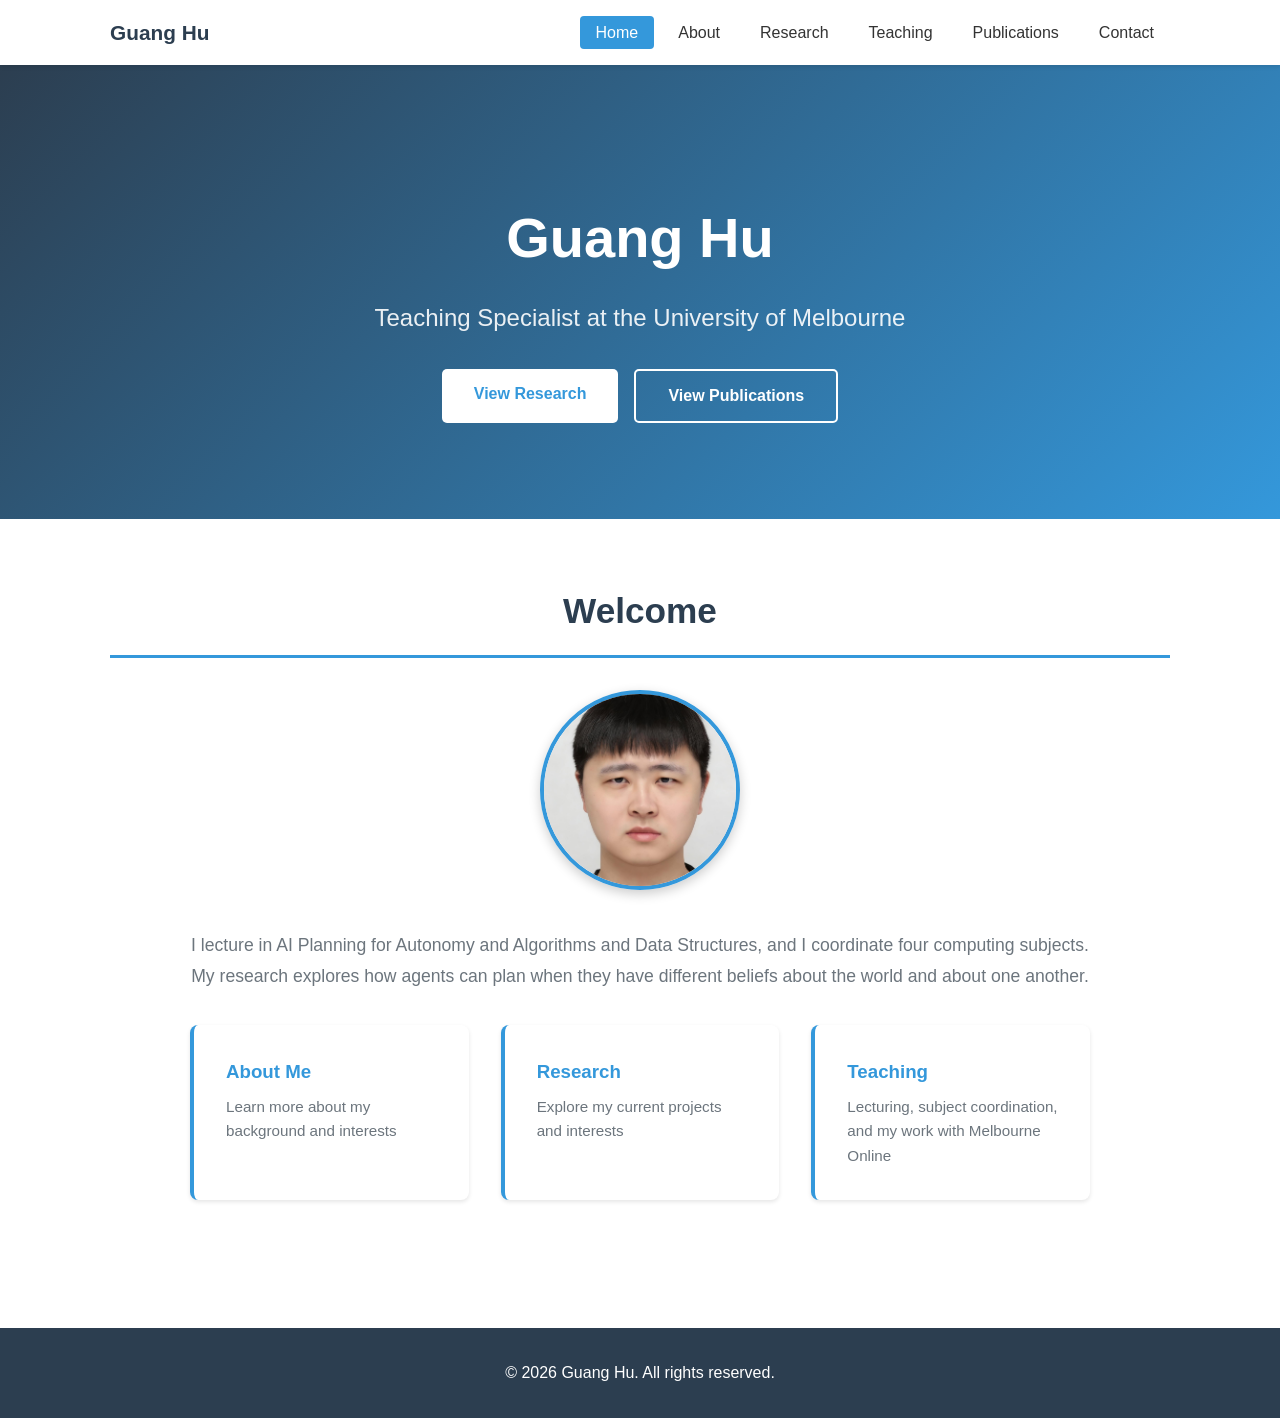
<file: index.html>
<!DOCTYPE html>
<html lang="en">
<head>
    <meta charset="UTF-8">
    <meta name="viewport" content="width=device-width, initial-scale=1.0">
    <title>Guang Hu | Teaching and AI Research</title>
    <link rel="stylesheet" href="styles.css">
</head>
<body>
    <nav>
        <div class="container">
            <div class="nav-brand">Guang Hu</div>
            <ul class="nav-links">
                <li><a href="index.html" class="active">Home</a></li>
                <li><a href="about.html">About</a></li>
                <li><a href="research.html">Research</a></li>
                <li><a href="teaching.html">Teaching</a></li>
                <li><a href="publications.html">Publications</a></li>
                <li><a href="contact.html">Contact</a></li>
            </ul>
        </div>
    </nav>

    <header class="hero">
        <div class="container">
            <h1>Guang Hu</h1>
            <p class="tagline">Teaching Specialist at the University of Melbourne</p>
            <div class="hero-buttons">
                <a href="research.html" class="btn btn-primary">View Research</a>
                <a href="publications.html" class="btn btn-secondary">View Publications</a>
            </div>
        </div>
    </header>

    <section class="section">
        <div class="container">
            <h2>Welcome</h2>
            <div class="welcome-content">
                <div class="profile-section">
                    <img src="peronsal_photo_200dpi.jpg" alt="Profile Photo" class="profile-photo">
                </div>
                <p>
                    I lecture in AI Planning for Autonomy and Algorithms and Data Structures, and I coordinate
                    four computing subjects. My research explores how agents can plan when they have different
                    beliefs about the world and about one another.
                </p>
                <div class="quick-links">
                    <a href="about.html" class="quick-link">
                        <h3>About Me</h3>
                        <p>Learn more about my background and interests</p>
                    </a>
                    <a href="research.html" class="quick-link">
                        <h3>Research</h3>
                        <p>Explore my current projects and interests</p>
                    </a>
                    <a href="teaching.html" class="quick-link">
                        <h3>Teaching</h3>
                        <p>Lecturing, subject coordination, and my work with Melbourne Online</p>
                    </a>
                </div>
            </div>
        </div>
    </section>

    <footer>
        <div class="container">
            <p>&copy; 2026 Guang Hu. All rights reserved.</p>
        </div>
    </footer>
</body>
</html>
</file>
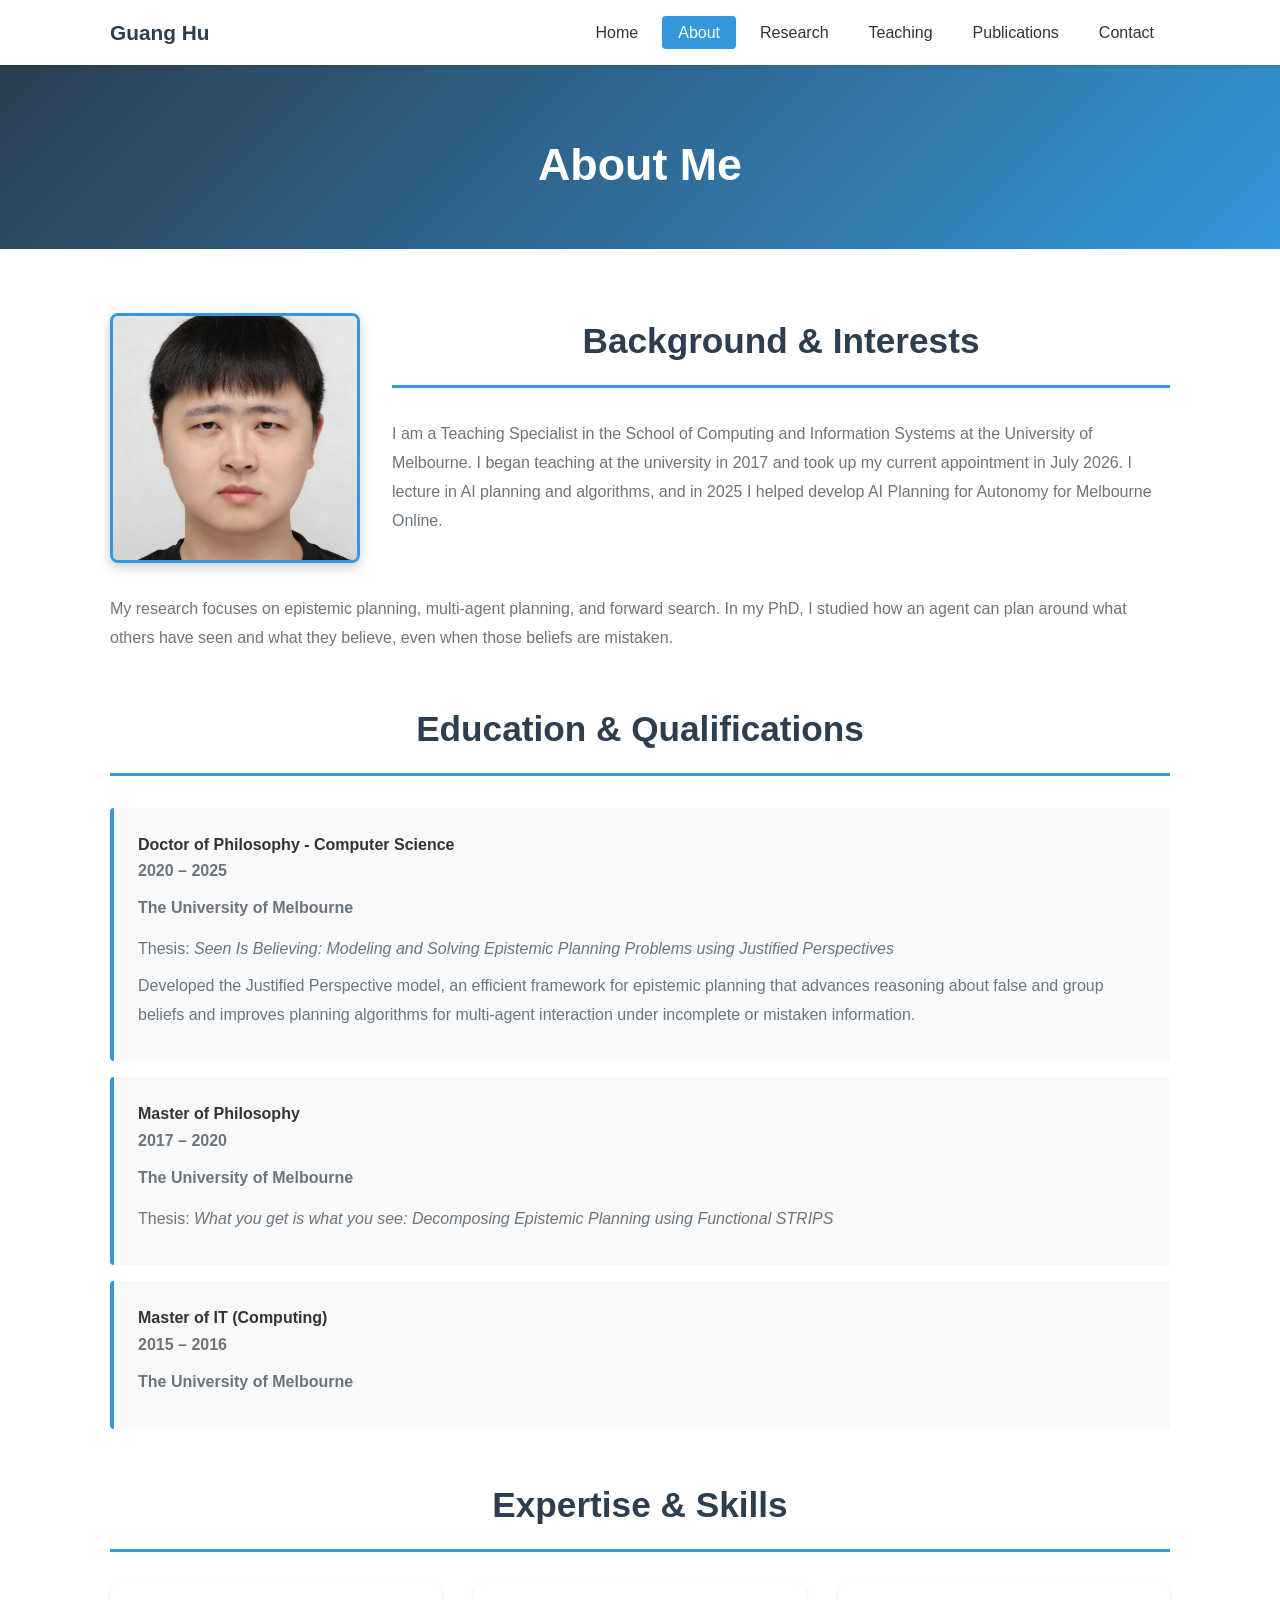
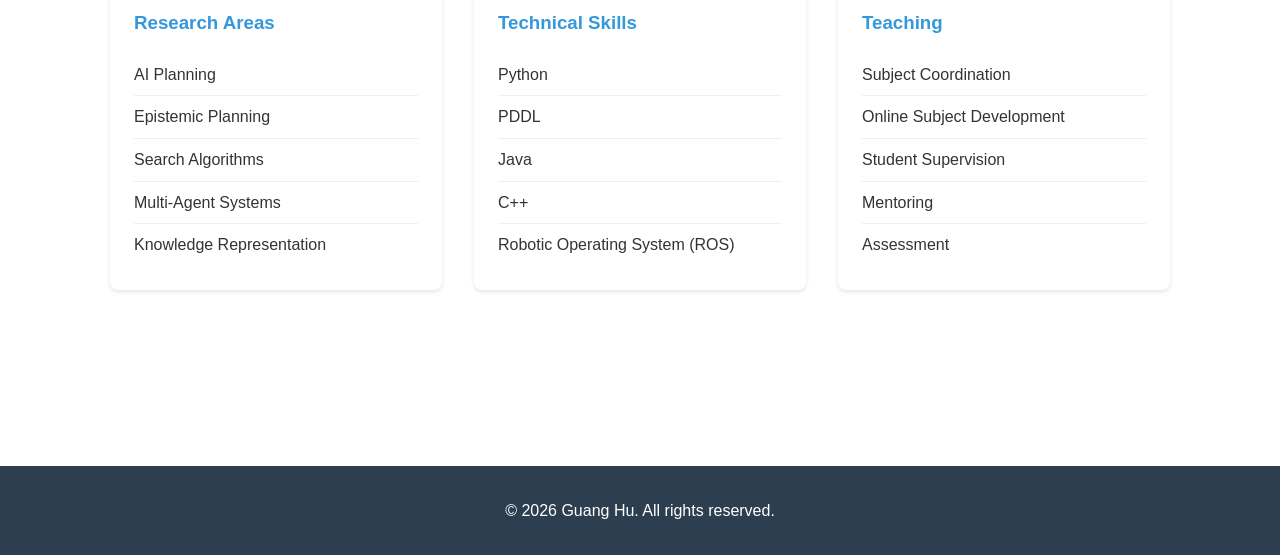
<file: about.html>
<!DOCTYPE html>
<html lang="en">
<head>
    <meta charset="UTF-8">
    <meta name="viewport" content="width=device-width, initial-scale=1.0">
    <title>About - Academic Portfolio</title>
    <link rel="stylesheet" href="styles.css">
</head>
<body>
    <nav>
        <div class="container">
            <div class="nav-brand">Guang Hu</div>
            <ul class="nav-links">
                <li><a href="index.html">Home</a></li>
                <li><a href="about.html" class="active">About</a></li>
                <li><a href="research.html">Research</a></li>
                <li><a href="teaching.html">Teaching</a></li>
                <li><a href="publications.html">Publications</a></li>
                <li><a href="contact.html">Contact</a></li>
            </ul>
        </div>
    </nav>

    <header class="page-header">
        <div class="container">
            <h1>About Me</h1>
        </div>
    </header>

    <section class="section">
        <div class="container">
            <div class="about-main">
                <div class="about-header">
                    <img src="peronsal_photo_200dpi.jpg" alt="Profile Photo" class="about-photo">
                    <div class="about-intro">
                        <h2>Background & Interests</h2>
                        <p>
                            I am a Teaching Specialist in the School of Computing and Information Systems at the
                            University of Melbourne. I began teaching at the university in 2017 and took up my
                            current appointment in July 2026. I lecture in AI planning and algorithms, and in
                            2025 I helped develop AI Planning for Autonomy for Melbourne Online.
                        </p>
                    </div>
                </div>
                <p>
                    My research focuses on epistemic planning, multi-agent planning, and forward search.
                    In my PhD, I studied how an agent can plan around what others have seen and what they
                    believe, even when those beliefs are mistaken.
                </p>
            </div>
            <div class="about-section">
                <h2>Education & Qualifications</h2>
                <div class="timeline">
                    <div class="timeline-item">
                        <h4>Doctor of Philosophy - Computer Science</h4>
                        <p class="timeline-date">2020 – 2025</p>
                        <p><strong>The University of Melbourne</strong></p>
                        <p class="thesis-title">Thesis: <em>Seen Is Believing: Modeling and Solving Epistemic Planning Problems using Justified Perspectives</em></p>
                        <p>Developed the Justified Perspective model, an efficient framework for epistemic planning that advances reasoning about false and group beliefs and improves planning algorithms for multi-agent interaction under incomplete or mistaken information.</p>
                    </div>
                    <div class="timeline-item">
                        <h4>Master of Philosophy</h4>
                        <p class="timeline-date">2017 – 2020</p>
                        <p><strong>The University of Melbourne</strong></p>
                        <p class="thesis-title">Thesis: <em>What you get is what you see: Decomposing Epistemic Planning using Functional STRIPS</em></p>
                    </div>
                    <div class="timeline-item">
                        <h4>Master of IT (Computing)</h4>
                        <p class="timeline-date">2015 – 2016</p>
                        <p><strong>The University of Melbourne</strong></p>
                    </div>
                </div>
            </div>

            <div class="about-section">
                <h2>Expertise & Skills</h2>
                <div class="skills-grid">
                    <div class="skill-category">
                        <h3>Research Areas</h3>
                        <ul>
                            <li>AI Planning</li>
                            <li>Epistemic Planning</li>
                            <li>Search Algorithms</li>
                            <li>Multi-Agent Systems</li>
                            <li>Knowledge Representation</li>
                        </ul>
                    </div>
                    <div class="skill-category">
                        <h3>Technical Skills</h3>
                        <ul>
                            <li>Python</li>
                            <li>PDDL</li>
                            <li>Java</li>
                            <li>C++</li>
                            <li>Robotic Operating System (ROS)</li>
                        </ul>
                    </div>
                    <div class="skill-category">
                        <h3>Teaching</h3>
                        <ul>
                            <li>Subject Coordination</li>
                            <li>Online Subject Development</li>
                            <li>Student Supervision</li>
                            <li>Mentoring</li>
                            <li>Assessment</li>
                        </ul>
                    </div>
                </div>
            </div>
        </div>
    </section>

    <footer>
        <div class="container">
            <p>&copy; 2026 Guang Hu. All rights reserved.</p>
        </div>
    </footer>
</body>
</html>
</file>
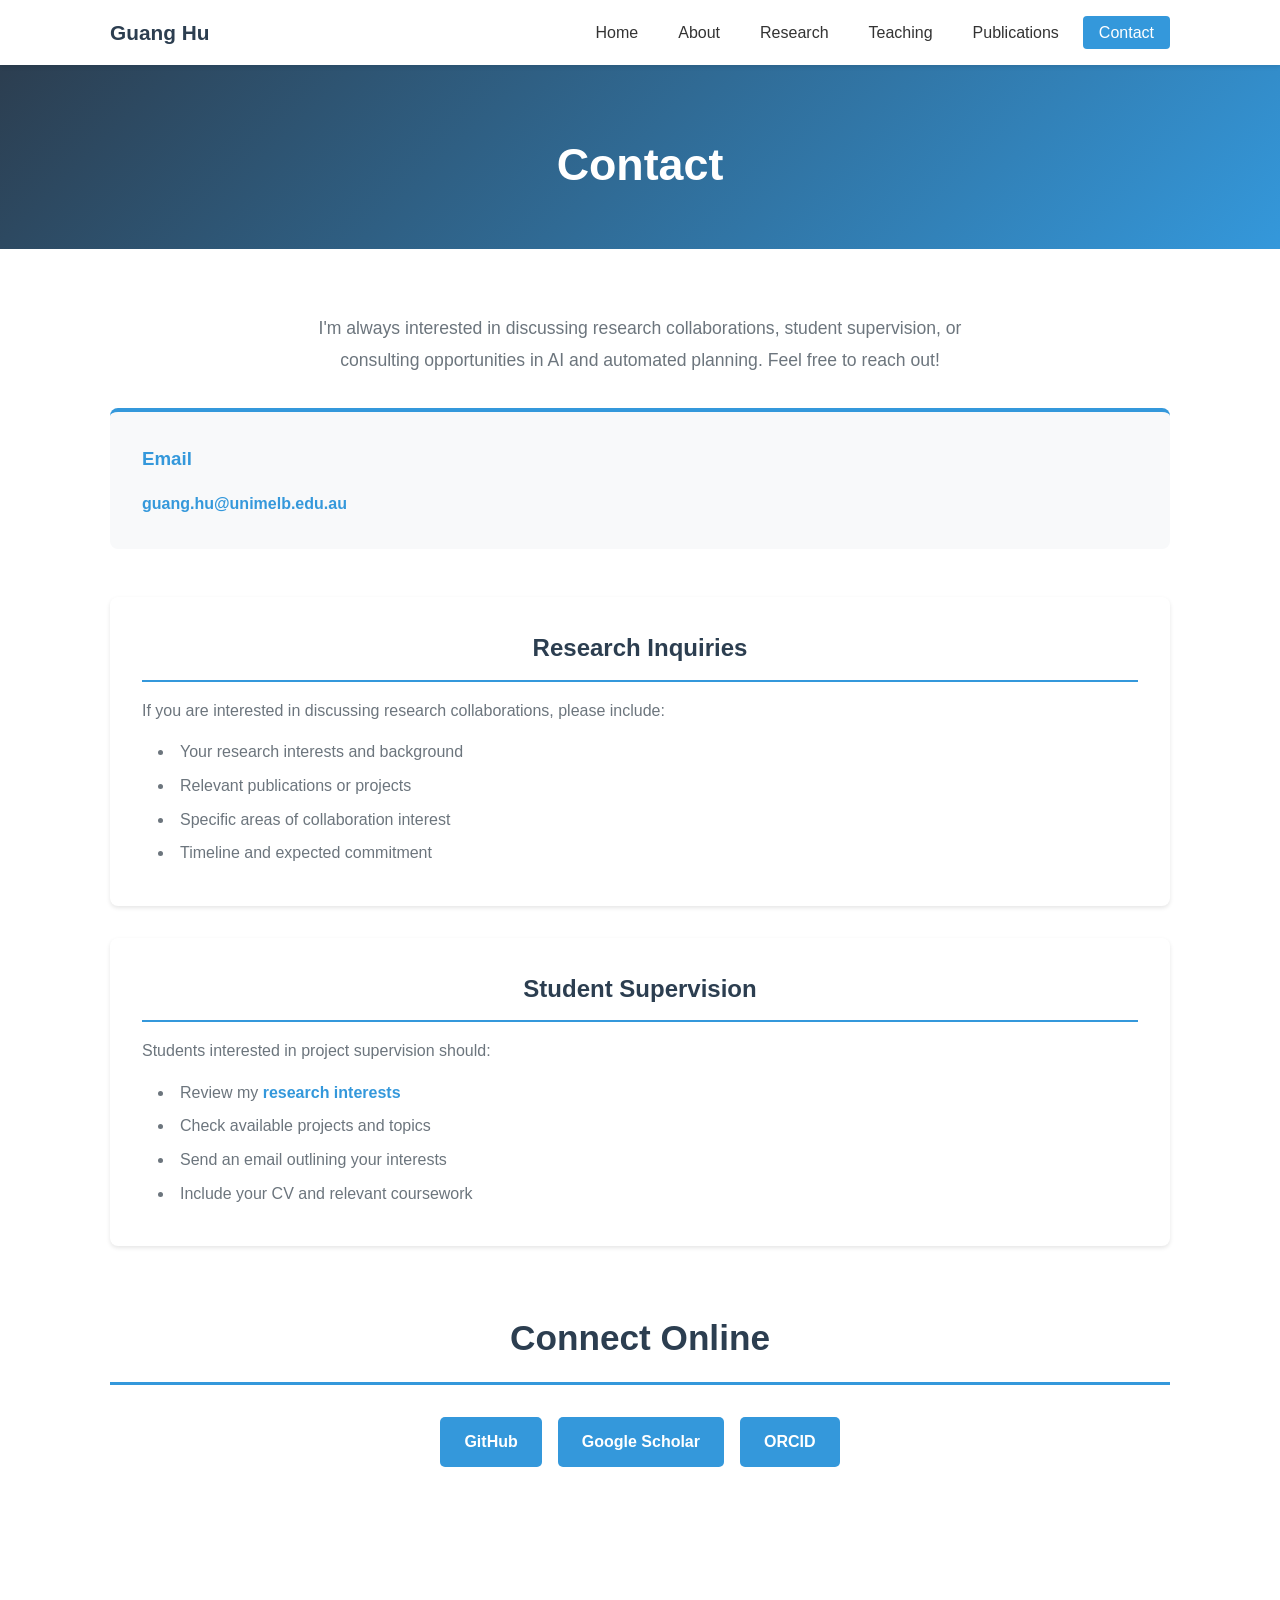
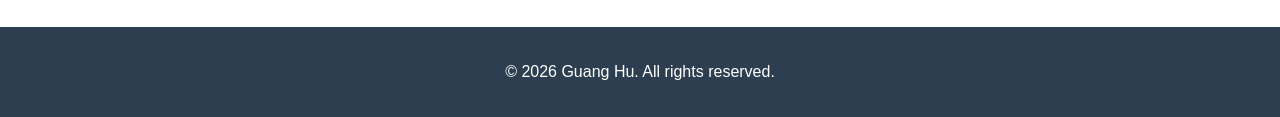
<file: contact.html>
<!DOCTYPE html>
<html lang="en">
<head>
    <meta charset="UTF-8">
    <meta name="viewport" content="width=device-width, initial-scale=1.0">
    <title>Contact - Academic Portfolio</title>
    <link rel="stylesheet" href="styles.css">
</head>
<body>
    <nav>
        <div class="container">
            <div class="nav-brand">Guang Hu</div>
            <ul class="nav-links">
                <li><a href="index.html">Home</a></li>
                <li><a href="about.html">About</a></li>
                <li><a href="research.html">Research</a></li>
                <li><a href="teaching.html">Teaching</a></li>
                <li><a href="publications.html">Publications</a></li>
                <li><a href="contact.html" class="active">Contact</a></li>
            </ul>
        </div>
    </nav>

    <header class="page-header">
        <div class="container">
            <h1>Contact</h1>
        </div>
    </header>

    <section class="section">
        <div class="container">
            <div class="contact-intro">
                <p>
                    I'm always interested in discussing research collaborations, student supervision, 
                    or consulting opportunities in AI and automated planning. Feel free to reach out!
                </p>
            </div>

            <div class="contact-info-grid">
                <div class="contact-block">
                    <h3>Email</h3>
                    <p>
                        <a href="mailto:guang.hu@unimelb.edu.au">guang.hu@unimelb.edu.au</a>
                    </p>
                </div>

                <!-- <div class="contact-block">
                    <h3>Office</h3>
                    <p>
                        Department of Computer Science<br>
                        [University Name]<br>
                        [Building Name] Room [Number]<br>
                        [City, Country]
                    </p>
                </div> -->

                <!-- <div class="contact-block">
                    <h3>Office Hours</h3>
                    <p>
                        By appointment<br>
                        <a href="mailto:your.email@university.edu">Email to schedule</a>
                    </p>
                </div>

                <div class="contact-block">
                    <h3>Phone</h3>
                    <p>
                        <a href="tel:+61234567890">+61 (2) 345-6789</a>
                    </p>
                </div> -->
            </div>

            <div class="contact-section">
                <h2>Research Inquiries</h2>
                <p>
                    If you are interested in discussing research collaborations, please include:
                </p>
                <ul>
                    <li>Your research interests and background</li>
                    <li>Relevant publications or projects</li>
                    <li>Specific areas of collaboration interest</li>
                    <li>Timeline and expected commitment</li>
                </ul>
            </div>

            <div class="contact-section">
                <h2>Student Supervision</h2>
                <p>
                    Students interested in project supervision should:
                </p>
                <ul>
                    <li>Review my <a href="research.html">research interests</a></li>
                    <li>Check available projects and topics</li>
                    <li>Send an email outlining your interests</li>
                    <li>Include your CV and relevant coursework</li>
                </ul>
            </div>

            <div class="contact-social">
                <h2>Connect Online</h2>
                <div class="social-links">
                    <a href="https://github.com/guanghuhappysf128" class="social-link" target="_blank">
                        <span>GitHub</span>
                    </a>
                    <a href="https://scholar.google.com.au/citations?hl=en&user=NSCfFecAAAAJ&view_op=list_works&gmla=ANZ5fUMRJw1qg8nE7Q8PwJ7t1I3wqzjVI2liRIhf1Y_9YCX-eMokYglEyoMASTSSyKqv-NsQp8VZ4YjMeGh6Ld-_Hbjkkgwge5hDHjRmr1t1uc3CQC3fFlsgG4A_rmC9oFTEPqFgTbRQ" class="social-link" target="_blank">
                        <span>Google Scholar</span>
                    </a>
                    <a href="https://orcid.org/0000-0003-3629-8040" class="social-link" target="_blank">
                        <span>ORCID</span>
                    </a>
                </div>
            </div>
        </div>
    </section>

    <footer>
        <div class="container">
            <p>&copy; 2026 Guang Hu. All rights reserved.</p>
        </div>
    </footer>
</body>
</html>
</file>
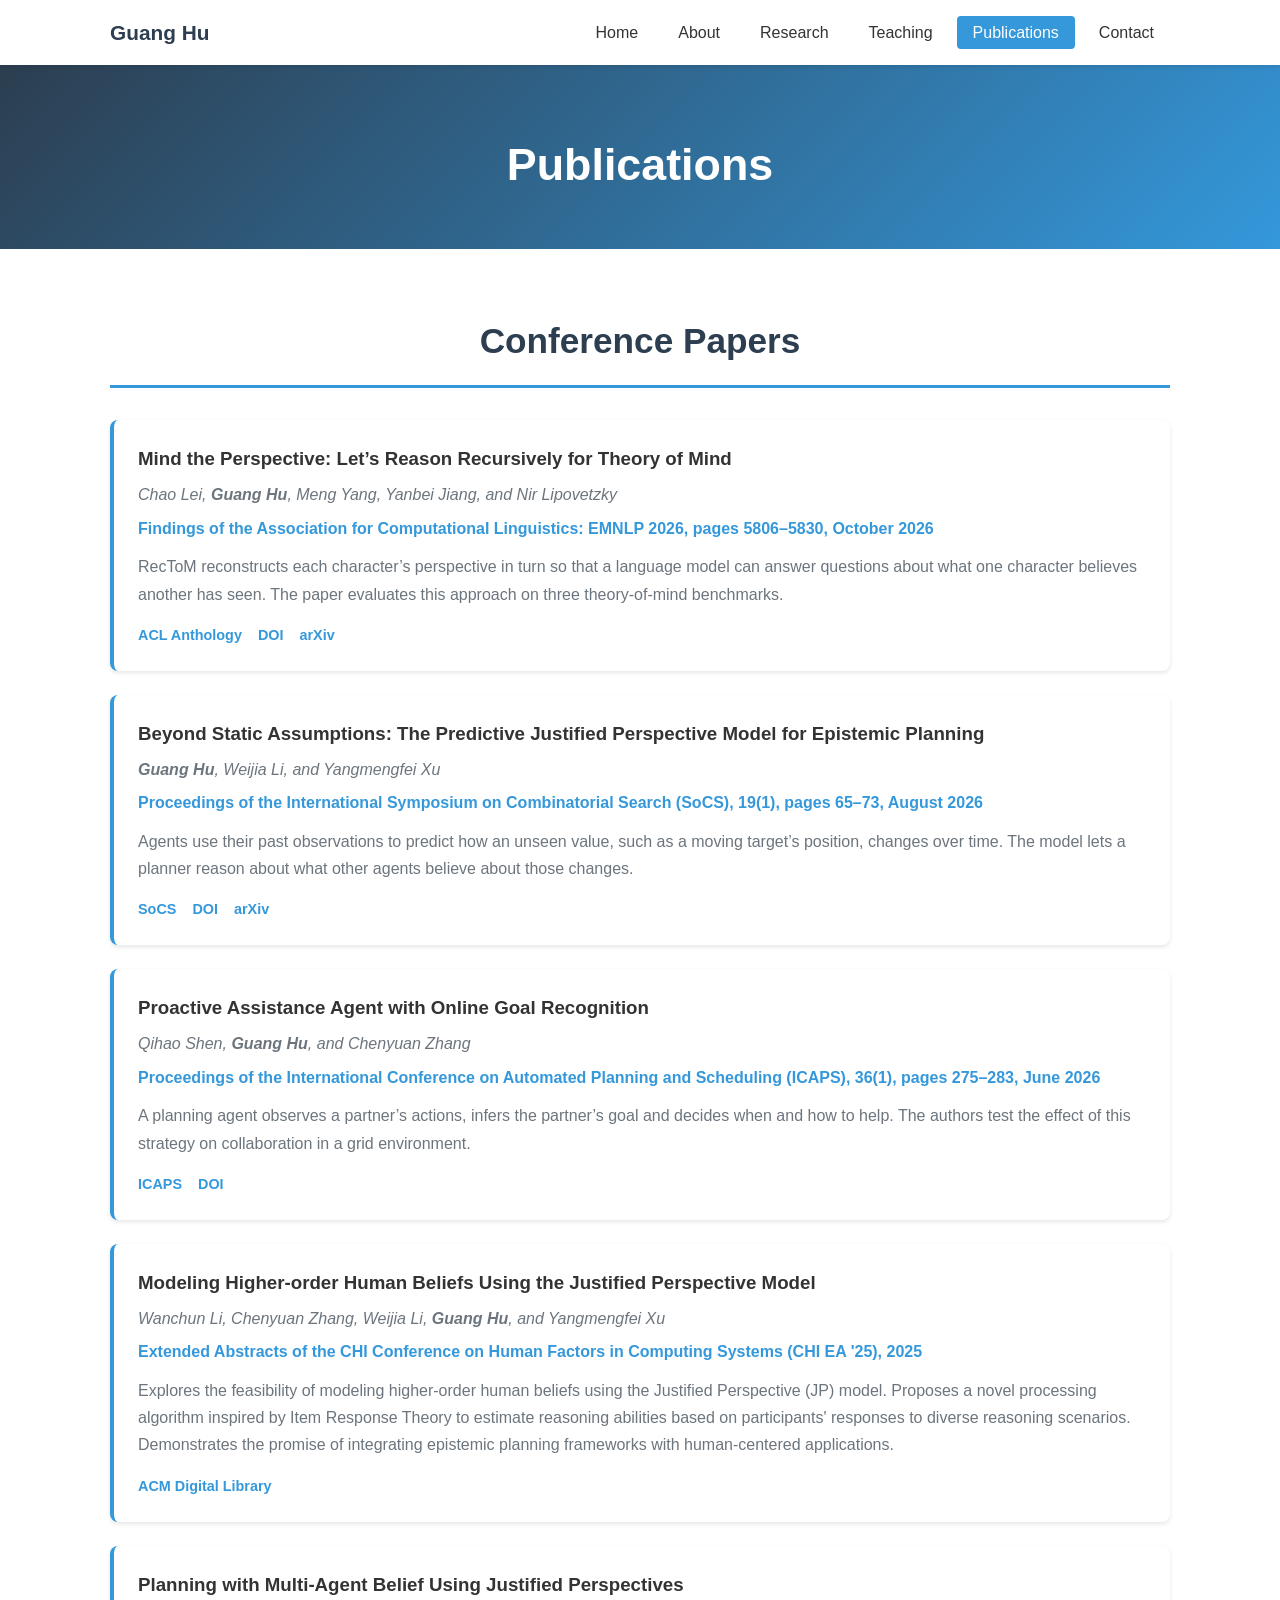
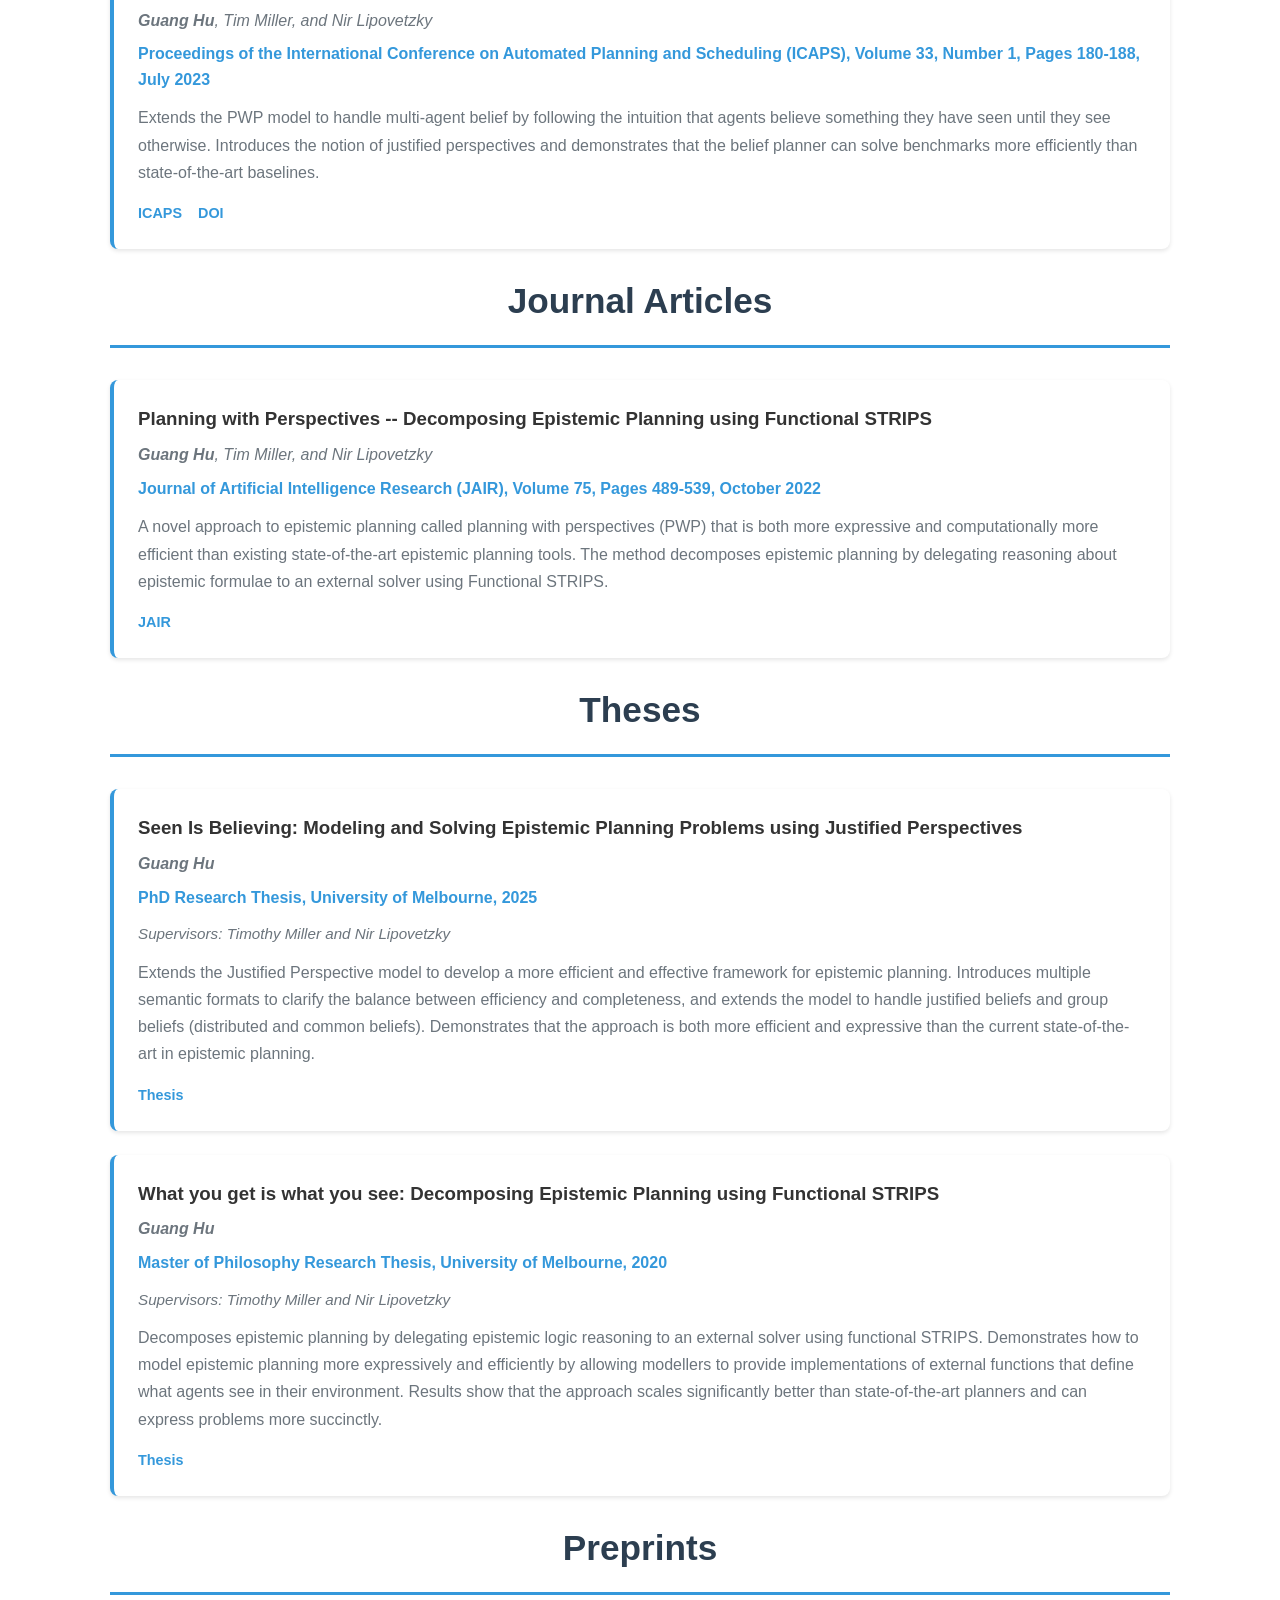
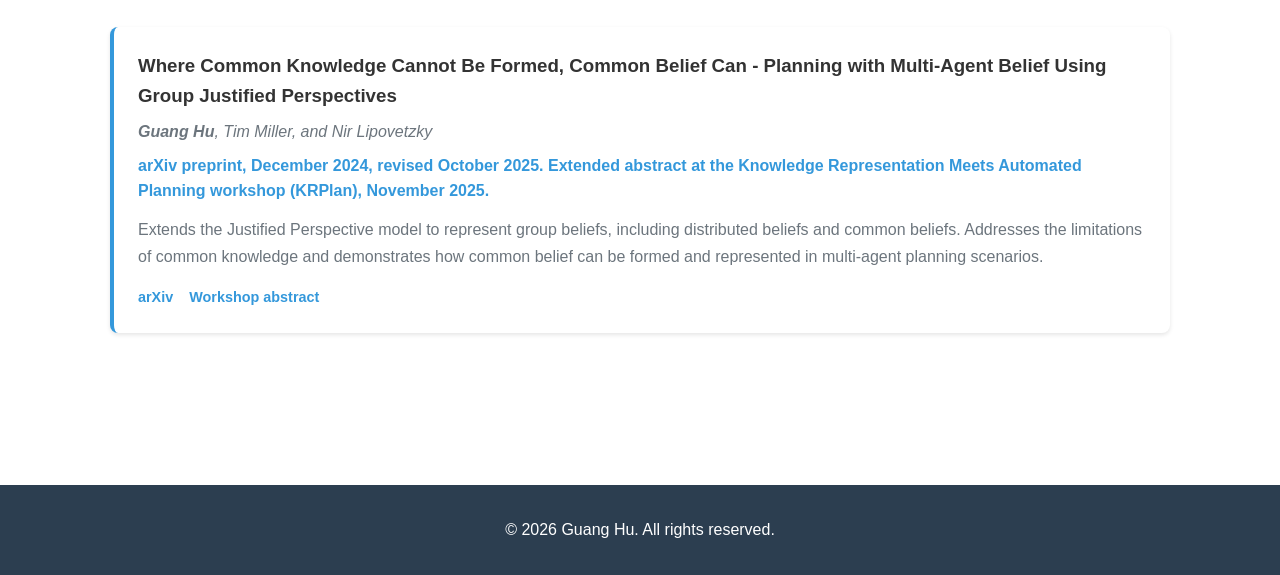
<file: publications.html>
<!DOCTYPE html>
<html lang="en">
<head>
    <meta charset="UTF-8">
    <meta name="viewport" content="width=device-width, initial-scale=1.0">
    <title>Publications - Academic Portfolio</title>
    <link rel="stylesheet" href="styles.css">
</head>
<body>
    <nav>
        <div class="container">
            <div class="nav-brand">Guang Hu</div>
            <ul class="nav-links">
                <li><a href="index.html">Home</a></li>
                <li><a href="about.html">About</a></li>
                <li><a href="research.html">Research</a></li>
                <li><a href="teaching.html">Teaching</a></li>
                <li><a href="publications.html" class="active">Publications</a></li>
                <li><a href="contact.html">Contact</a></li>
            </ul>
        </div>
    </nav>

    <header class="page-header">
        <div class="container">
            <h1>Publications</h1>
        </div>
    </header>

    <section class="section">
        <div class="container">
            <h2>Conference Papers</h2>
            <div class="publications-list">
                <div class="publication-item">
                    <h3>Mind the Perspective: Let’s Reason Recursively for Theory of Mind</h3>
                    <p class="authors">Chao Lei, <strong>Guang Hu</strong>, Meng Yang, Yanbei Jiang, and Nir Lipovetzky</p>
                    <p class="venue">Findings of the Association for Computational Linguistics: EMNLP 2026, pages 5806–5830, October 2026</p>
                    <p class="abstract">
                        RecToM reconstructs each character’s perspective in turn so that a language model can answer questions
                        about what one character believes another has seen. The paper evaluates this approach on three theory-of-mind benchmarks.
                    </p>
                    <div class="publication-links">
                        <a href="https://aclanthology.org/2026.findings-emnlp.276/" class="pub-link">ACL Anthology</a>
                        <a href="https://doi.org/10.18653/2026.findings-emnlp.276" class="pub-link">DOI</a>
                        <a href="https://arxiv.org/abs/2606.11724" class="pub-link">arXiv</a>
                    </div>
                </div>
                <div class="publication-item">
                    <h3>Beyond Static Assumptions: The Predictive Justified Perspective Model for Epistemic Planning</h3>
                    <p class="authors"><strong>Guang Hu</strong>, Weijia Li, and Yangmengfei Xu</p>
                    <p class="venue">Proceedings of the International Symposium on Combinatorial Search (SoCS), 19(1), pages 65–73, August 2026</p>
                    <p class="abstract">
                        Agents use their past observations to predict how an unseen value, such as a moving target’s position,
                        changes over time. The model lets a planner reason about what other agents believe about those changes.
                    </p>
                    <div class="publication-links">
                        <a href="https://ojs.aaai.org/index.php/SOCS/article/view/43074" class="pub-link">SoCS</a>
                        <a href="https://doi.org/10.1609/socs.v19i1.43074" class="pub-link">DOI</a>
                        <a href="https://doi.org/10.48550/arXiv.2412.07941" class="pub-link">arXiv</a>
                    </div>
                </div>
                <div class="publication-item">
                    <h3>Proactive Assistance Agent with Online Goal Recognition</h3>
                    <p class="authors">Qihao Shen, <strong>Guang Hu</strong>, and Chenyuan Zhang</p>
                    <p class="venue">Proceedings of the International Conference on Automated Planning and Scheduling (ICAPS), 36(1), pages 275–283, June 2026</p>
                    <p class="abstract">
                        A planning agent observes a partner’s actions, infers the partner’s goal and decides when and how to help.
                        The authors test the effect of this strategy on collaboration in a grid environment.
                    </p>
                    <div class="publication-links">
                        <a href="https://ojs.aaai.org/index.php/ICAPS/article/view/42837" class="pub-link">ICAPS</a>
                        <a href="https://doi.org/10.1609/icaps.v36i1.42837" class="pub-link">DOI</a>
                    </div>
                </div>
                <div class="publication-item">
                    <h3>Modeling Higher-order Human Beliefs Using the Justified Perspective Model</h3>
                    <p class="authors">Wanchun Li, Chenyuan Zhang, Weijia Li, <strong>Guang Hu</strong>, and Yangmengfei Xu</p>
                    <p class="venue">Extended Abstracts of the CHI Conference on Human Factors in Computing Systems (CHI EA '25), 2025</p>
                    <p class="abstract">
                        Explores the feasibility of modeling higher-order human beliefs using the Justified Perspective (JP) model. 
                        Proposes a novel processing algorithm inspired by Item Response Theory to estimate reasoning abilities based on 
                        participants' responses to diverse reasoning scenarios. Demonstrates the promise of integrating epistemic planning 
                        frameworks with human-centered applications.
                    </p>
                    <div class="publication-links">
                        <a href="https://doi.org/10.1145/3706599.3720223" class="pub-link">ACM Digital Library</a>
                    </div>
                </div>
                <div class="publication-item">
                    <h3>Planning with Multi-Agent Belief Using Justified Perspectives</h3>
                    <p class="authors"><strong>Guang Hu</strong>, Tim Miller, and Nir Lipovetzky</p>
                    <p class="venue">Proceedings of the International Conference on Automated Planning and Scheduling (ICAPS), Volume 33, Number 1, Pages 180-188, July 2023</p>
                    <p class="abstract">
                        Extends the PWP model to handle multi-agent belief by following the intuition that agents believe
                        something they have seen until they see otherwise. Introduces the notion of justified perspectives and
                        demonstrates that the belief planner can solve benchmarks more efficiently than state-of-the-art baselines.
                    </p>
                    <div class="publication-links">
                        <a href="https://ojs.aaai.org/index.php/ICAPS/article/view/27193" class="pub-link">ICAPS</a>
                        <a href="https://doi.org/10.1609/icaps.v33i1.27193" class="pub-link">DOI</a>
                    </div>
                </div>
            </div>

            <h2>Journal Articles</h2>
            <div class="publications-list">
                <div class="publication-item">
                    <h3>Planning with Perspectives -- Decomposing Epistemic Planning using Functional STRIPS</h3>
                    <p class="authors"><strong>Guang Hu</strong>, Tim Miller, and Nir Lipovetzky</p>
                    <p class="venue">Journal of Artificial Intelligence Research (JAIR), Volume 75, Pages 489-539, October 2022</p>
                    <p class="abstract">
                        A novel approach to epistemic planning called planning with perspectives (PWP) that is both more
                        expressive and computationally more efficient than existing state-of-the-art epistemic planning tools.
                        The method decomposes epistemic planning by delegating reasoning about epistemic formulae to an external
                        solver using Functional STRIPS.
                    </p>
                    <div class="publication-links">
                        <a href="https://doi.org/10.1613/jair.1.13446" class="pub-link">JAIR</a>
                    </div>
                </div>
            </div>
            <h2>Theses</h2>
            <div class="publications-list">
                <div class="publication-item">
                    <h3>Seen Is Believing: Modeling and Solving Epistemic Planning Problems using Justified Perspectives</h3>
                    <p class="authors"><strong>Guang Hu</strong></p>
                    <p class="venue">PhD Research Thesis, University of Melbourne, 2025</p>
                    <p class="thesis-supervisors">Supervisors: Timothy Miller and Nir Lipovetzky</p>
                    <p class="abstract">
                        Extends the Justified Perspective model to develop a more efficient and effective framework for epistemic planning. 
                        Introduces multiple semantic formats to clarify the balance between efficiency and completeness, and extends the 
                        model to handle justified beliefs and group beliefs (distributed and common beliefs). Demonstrates that the approach 
                        is both more efficient and expressive than the current state-of-the-art in epistemic planning.
                    </p>
                    <div class="publication-links">
                        <a href="https://minerva-access.unimelb.edu.au/items/75481393-8690-4ec6-a4ba-be7c8891f7e6" class="pub-link">Thesis</a>
                    </div>
                </div>

                <div class="publication-item">
                    <h3>What you get is what you see: Decomposing Epistemic Planning using Functional STRIPS</h3>
                    <p class="authors"><strong>Guang Hu</strong></p>
                    <p class="venue">Master of Philosophy Research Thesis, University of Melbourne, 2020</p>
                    <p class="thesis-supervisors">Supervisors: Timothy Miller and Nir Lipovetzky</p>
                    <p class="abstract">
                        Decomposes epistemic planning by delegating epistemic logic reasoning to an external solver using functional STRIPS. 
                        Demonstrates how to model epistemic planning more expressively and efficiently by allowing modellers to provide 
                        implementations of external functions that define what agents see in their environment. Results show that the approach 
                        scales significantly better than state-of-the-art planners and can express problems more succinctly.
                    </p>
                    <div class="publication-links">
                        <a href="http://hdl.handle.net/11343/235775" class="pub-link">Thesis</a>
                    </div>
                </div>
            </div>

            <h2>Preprints</h2>
            <div class="publications-list">
                <div class="publication-item">
                    <h3>Where Common Knowledge Cannot Be Formed, Common Belief Can - Planning with Multi-Agent Belief Using Group Justified Perspectives</h3>
                    <p class="authors"><strong>Guang Hu</strong>, Tim Miller, and Nir Lipovetzky</p>
                    <p class="venue">arXiv preprint, December 2024, revised October 2025. Extended abstract at the Knowledge Representation Meets Automated Planning workshop (KRPlan), November 2025.</p>
                    <p class="abstract">
                        Extends the Justified Perspective model to represent group beliefs, including distributed beliefs and common beliefs. 
                        Addresses the limitations of common knowledge and demonstrates how common belief can be formed and represented in multi-agent planning scenarios.
                    </p>
                    <div class="publication-links">
                        <a href="https://doi.org/10.48550/arXiv.2412.07981" class="pub-link">arXiv</a>
                        <a href="https://icaps25.icaps-conference.org/program/workshops/krplan-papers/hu-et-al-krplan25.pdf" class="pub-link">Workshop abstract</a>
                    </div>
                </div>
            </div>
        </div>
    </section>

    <footer>
        <div class="container">
            <p>&copy; 2026 Guang Hu. All rights reserved.</p>
        </div>
    </footer>
</body>
</html>
</file>
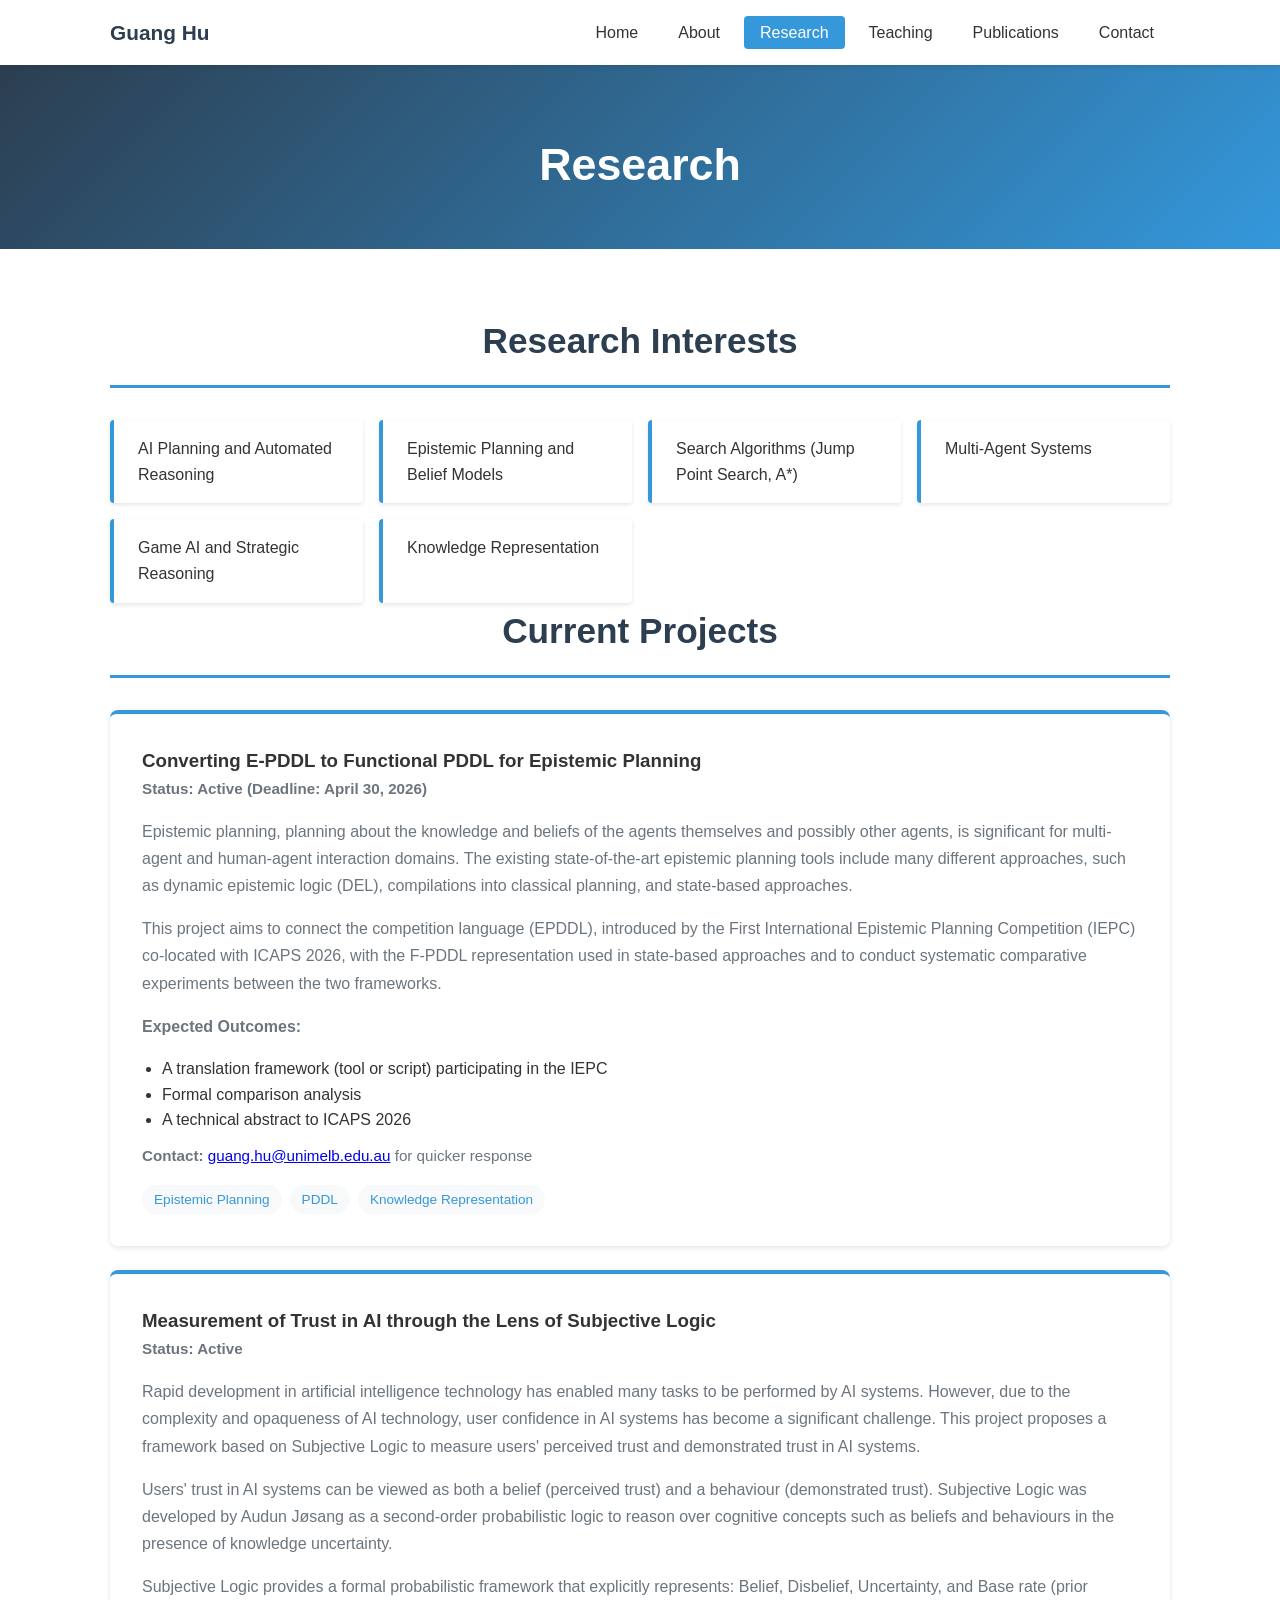
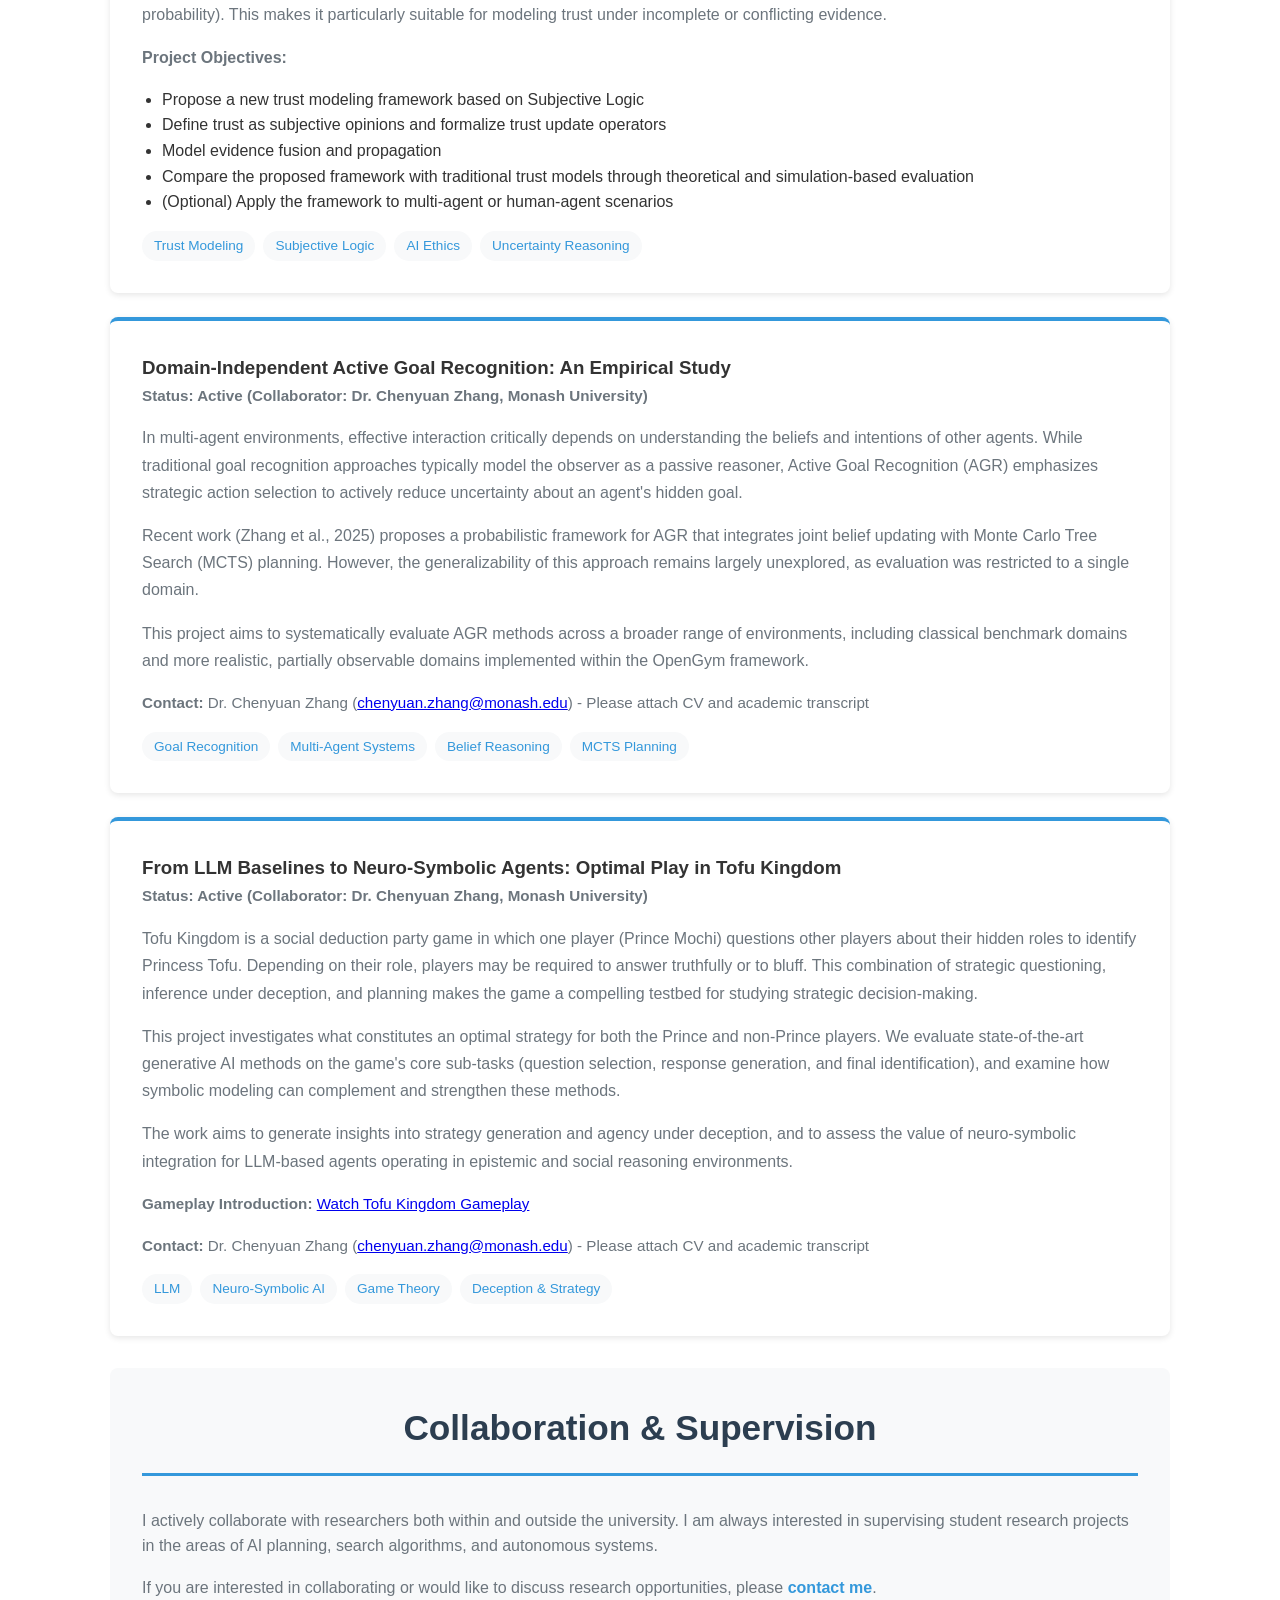
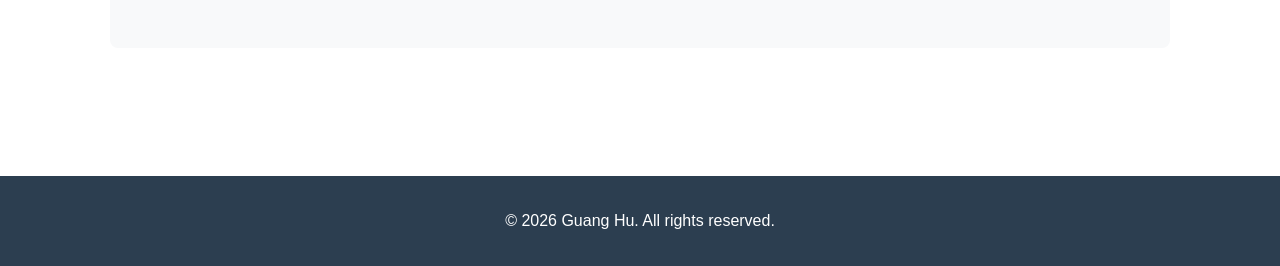
<file: research.html>
<!DOCTYPE html>
<html lang="en">
<head>
    <meta charset="UTF-8">
    <meta name="viewport" content="width=device-width, initial-scale=1.0">
    <title>Research - Academic Portfolio</title>
    <link rel="stylesheet" href="styles.css">
</head>
<body>
    <nav>
        <div class="container">
            <div class="nav-brand">Guang Hu</div>
            <ul class="nav-links">
                <li><a href="index.html">Home</a></li>
                <li><a href="about.html">About</a></li>
                <li><a href="research.html" class="active">Research</a></li>
                <li><a href="teaching.html">Teaching</a></li>
                <li><a href="publications.html">Publications</a></li>
                <li><a href="contact.html">Contact</a></li>
            </ul>
        </div>
    </nav>

    <header class="page-header">
        <div class="container">
            <h1>Research</h1>
        </div>
    </header>

    <section class="section">
        <div class="container">
            <div class="research-interests">
                <h2>Research Interests</h2>
                <ul class="interest-list">
                    <li>AI Planning and Automated Reasoning</li>
                    <li>Epistemic Planning and Belief Models</li>
                    <li>Search Algorithms (Jump Point Search, A*)</li>
                    <li>Multi-Agent Systems</li>
                    <li>Game AI and Strategic Reasoning</li>
                    <li>Knowledge Representation</li>
                </ul>
            </div>

            <div class="research-projects">
                <h2>Current Projects</h2>
                <div class="project-list">
                    <div class="project-card">
                        <h3>Converting E-PDDL to Functional PDDL for Epistemic Planning</h3>
                        <p class="project-status">Status: Active (Deadline: April 30, 2026)</p>
                        <p>
                            Epistemic planning, planning about the knowledge and beliefs of the agents themselves and possibly other agents, is significant for multi-agent and human-agent interaction domains. The existing state-of-the-art epistemic planning tools include many different approaches, such as dynamic epistemic logic (DEL), compilations into classical planning, and state-based approaches.
                        </p>
                        <p>
                            This project aims to connect the competition language (EPDDL), introduced by the First International Epistemic Planning Competition (IEPC) co-located with ICAPS 2026, with the F-PDDL representation used in state-based approaches and to conduct systematic comparative experiments between the two frameworks.
                        </p>
                        <p><strong>Expected Outcomes:</strong></p>
                        <ul style="margin: 10px 0; padding-left: 20px;">
                            <li>A translation framework (tool or script) participating in the IEPC</li>
                            <li>Formal comparison analysis</li>
                            <li>A technical abstract to ICAPS 2026</li>
                        </ul>
                        <p style="margin-top: 10px; font-size: 0.95rem;">
                            <strong>Contact:</strong> <a href="mailto:guang.hu@unimelb.edu.au">guang.hu@unimelb.edu.au</a> for quicker response
                        </p>
                        <div class="project-keywords">
                            <span>Epistemic Planning</span>
                            <span>PDDL</span>
                            <span>Knowledge Representation</span>
                        </div>
                    </div>

                    <div class="project-card">
                        <h3>Measurement of Trust in AI through the Lens of Subjective Logic</h3>
                        <p class="project-status">Status: Active</p>
                        <p>
                            Rapid development in artificial intelligence technology has enabled many tasks to be performed by AI systems. However, due to the complexity and opaqueness of AI technology, user confidence in AI systems has become a significant challenge. This project proposes a framework based on Subjective Logic to measure users' perceived trust and demonstrated trust in AI systems.
                        </p>
                        <p>
                            Users' trust in AI systems can be viewed as both a belief (perceived trust) and a behaviour (demonstrated trust). Subjective Logic was developed by Audun Jøsang as a second-order probabilistic logic to reason over cognitive concepts such as beliefs and behaviours in the presence of knowledge uncertainty.
                        </p>
                        <p>
                            Subjective Logic provides a formal probabilistic framework that explicitly represents: Belief, Disbelief, Uncertainty, and Base rate (prior probability). This makes it particularly suitable for modeling trust under incomplete or conflicting evidence.
                        </p>
                        <p><strong>Project Objectives:</strong></p>
                        <ul style="margin: 10px 0; padding-left: 20px;">
                            <li>Propose a new trust modeling framework based on Subjective Logic</li>
                            <li>Define trust as subjective opinions and formalize trust update operators</li>
                            <li>Model evidence fusion and propagation</li>
                            <li>Compare the proposed framework with traditional trust models through theoretical and simulation-based evaluation</li>
                            <li>(Optional) Apply the framework to multi-agent or human-agent scenarios</li>
                        </ul>
                        <div class="project-keywords">
                            <span>Trust Modeling</span>
                            <span>Subjective Logic</span>
                            <span>AI Ethics</span>
                            <span>Uncertainty Reasoning</span>
                        </div>
                    </div>

                    <div class="project-card">
                        <h3>Domain-Independent Active Goal Recognition: An Empirical Study</h3>
                        <p class="project-status">Status: Active (Collaborator: Dr. Chenyuan Zhang, Monash University)</p>
                        <p>
                            In multi-agent environments, effective interaction critically depends on understanding the beliefs and intentions of other agents. While traditional goal recognition approaches typically model the observer as a passive reasoner, Active Goal Recognition (AGR) emphasizes strategic action selection to actively reduce uncertainty about an agent's hidden goal.
                        </p>
                        <p>
                            Recent work (Zhang et al., 2025) proposes a probabilistic framework for AGR that integrates joint belief updating with Monte Carlo Tree Search (MCTS) planning. However, the generalizability of this approach remains largely unexplored, as evaluation was restricted to a single domain.
                        </p>
                        <p>
                            This project aims to systematically evaluate AGR methods across a broader range of environments, including classical benchmark domains and more realistic, partially observable domains implemented within the OpenGym framework.
                        </p>
                        <p style="margin-top: 10px; font-size: 0.95rem;">
                            <strong>Contact:</strong> Dr. Chenyuan Zhang (<a href="mailto:chenyuan.zhang@monash.edu">chenyuan.zhang@monash.edu</a>) - Please attach CV and academic transcript
                        </p>
                        <div class="project-keywords">
                            <span>Goal Recognition</span>
                            <span>Multi-Agent Systems</span>
                            <span>Belief Reasoning</span>
                            <span>MCTS Planning</span>
                        </div>
                    </div>

                    <div class="project-card">
                        <h3>From LLM Baselines to Neuro-Symbolic Agents: Optimal Play in Tofu Kingdom</h3>
                        <p class="project-status">Status: Active (Collaborator: Dr. Chenyuan Zhang, Monash University)</p>
                        <p>
                            Tofu Kingdom is a social deduction party game in which one player (Prince Mochi) questions other players about their hidden roles to identify Princess Tofu. Depending on their role, players may be required to answer truthfully or to bluff. This combination of strategic questioning, inference under deception, and planning makes the game a compelling testbed for studying strategic decision-making.
                        </p>
                        <p>
                            This project investigates what constitutes an optimal strategy for both the Prince and non-Prince players. We evaluate state-of-the-art generative AI methods on the game's core sub-tasks (question selection, response generation, and final identification), and examine how symbolic modeling can complement and strengthen these methods.
                        </p>
                        <p>
                            The work aims to generate insights into strategy generation and agency under deception, and to assess the value of neuro-symbolic integration for LLM-based agents operating in epistemic and social reasoning environments.
                        </p>
                        <p style="margin-top: 10px; font-size: 0.95rem;">
                            <strong>Gameplay Introduction:</strong> <a href="https://www.youtube.com/watch?v=ZB35ghGXoM8" target="_blank">Watch Tofu Kingdom Gameplay</a>
                        </p>
                        <p style="margin-top: 10px; font-size: 0.95rem;">
                            <strong>Contact:</strong> Dr. Chenyuan Zhang (<a href="mailto:chenyuan.zhang@monash.edu">chenyuan.zhang@monash.edu</a>) - Please attach CV and academic transcript
                        </p>
                        <div class="project-keywords">
                            <span>LLM</span>
                            <span>Neuro-Symbolic AI</span>
                            <span>Game Theory</span>
                            <span>Deception & Strategy</span>
                        </div>
                    </div>
                </div>
            </div>

            <div class="research-collaboration">
                <h2>Collaboration & Supervision</h2>
                <p>
                    I actively collaborate with researchers both within and outside the university. 
                    I am always interested in supervising student research projects in the areas of 
                    AI planning, search algorithms, and autonomous systems.
                </p>
                <p>
                    If you are interested in collaborating or would like to discuss research opportunities, 
                    please <a href="contact.html">contact me</a>.
                </p>
            </div>
        </div>
    </section>

    <footer>
        <div class="container">
            <p>&copy; 2026 Guang Hu. All rights reserved.</p>
        </div>
    </footer>
</body>
</html>
</file>
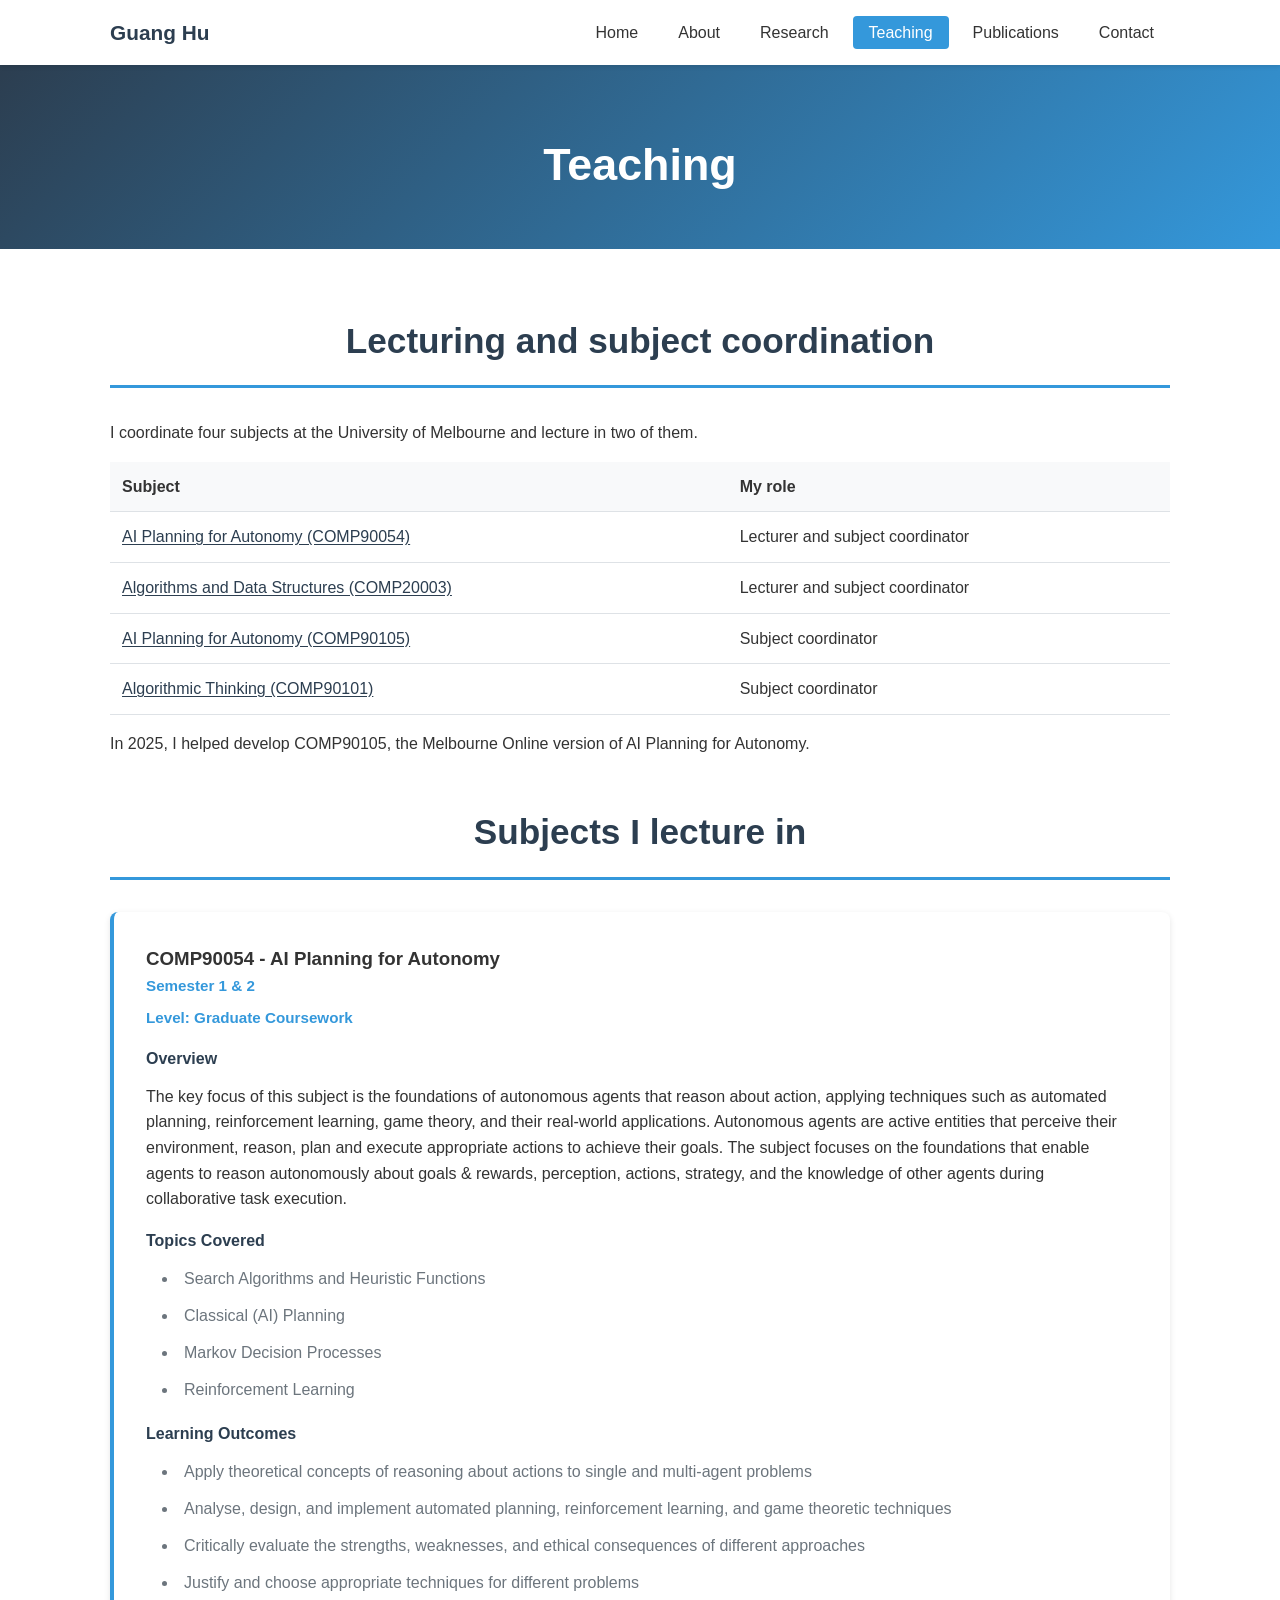
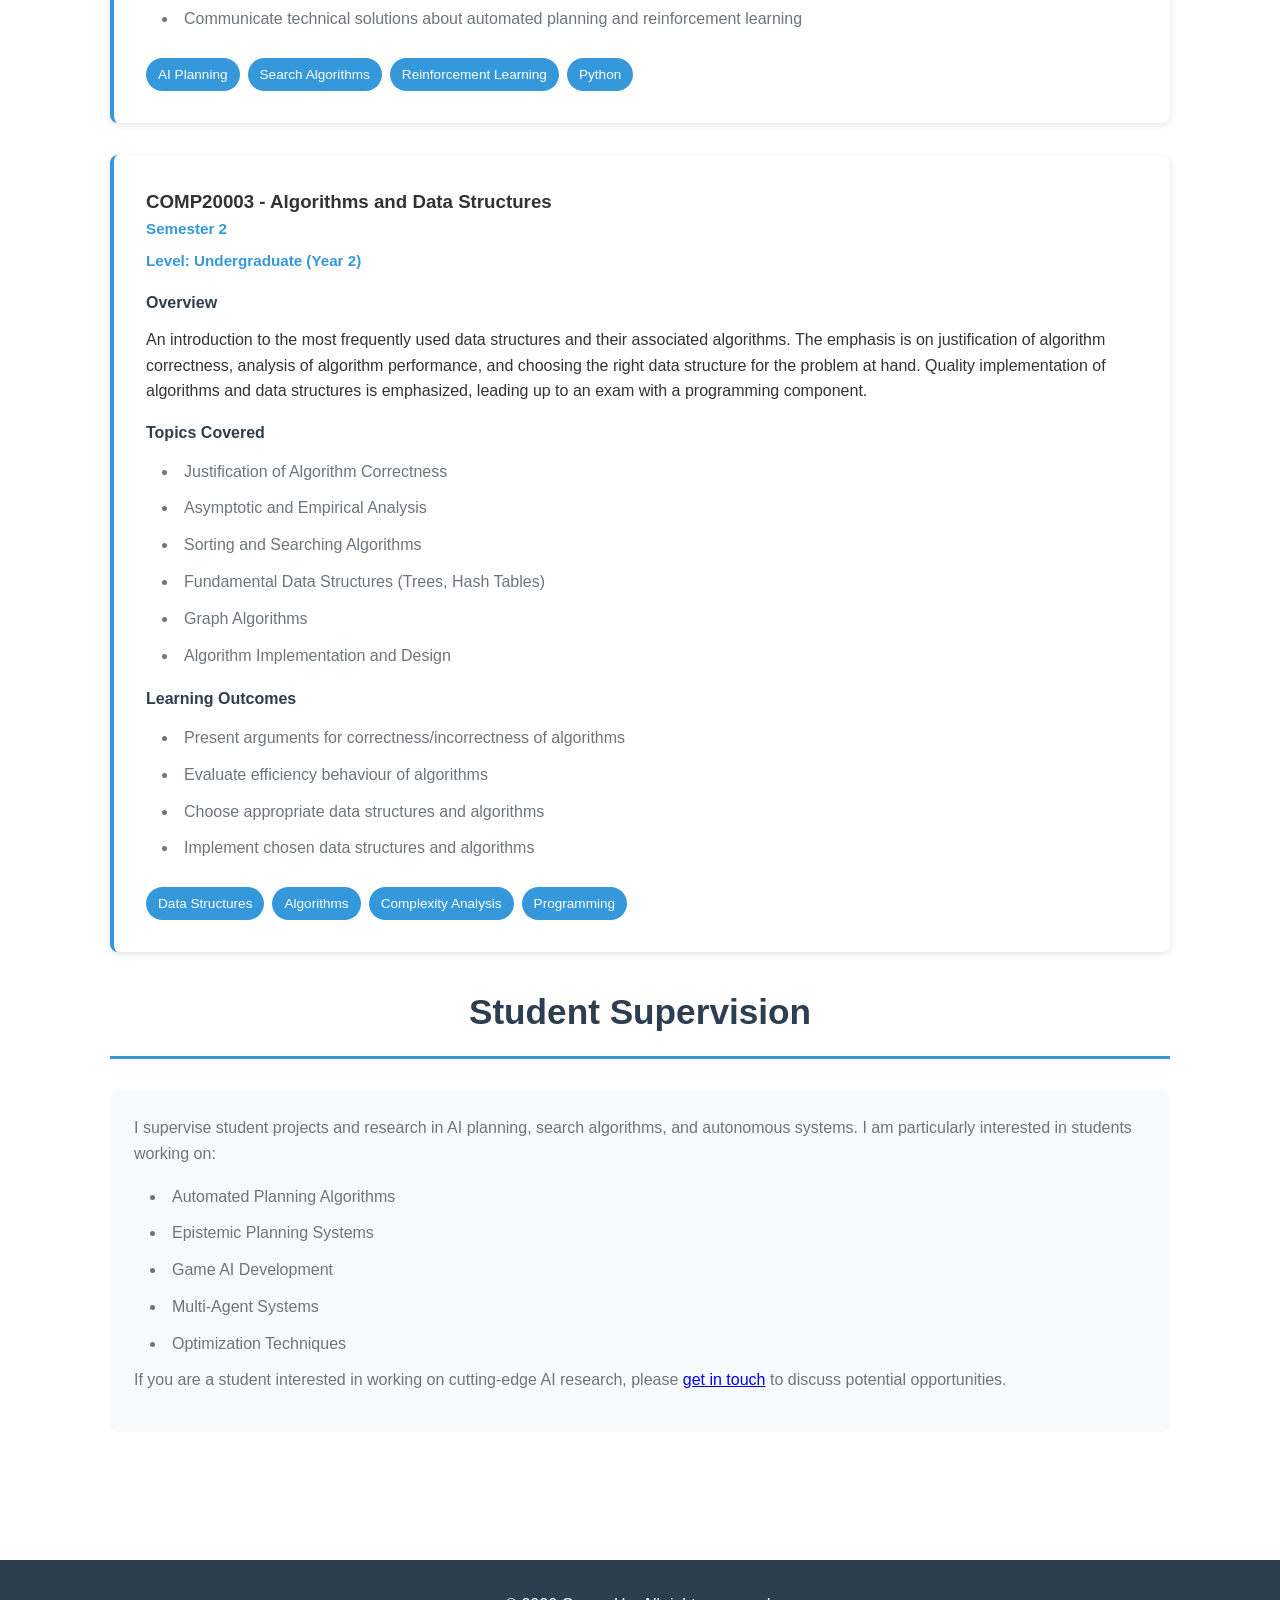
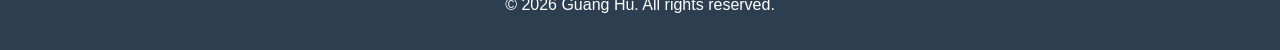
<file: teaching.html>
<!DOCTYPE html>
<html lang="en">
<head>
    <meta charset="UTF-8">
    <meta name="viewport" content="width=device-width, initial-scale=1.0">
    <title>Teaching - Academic Portfolio</title>
    <link rel="stylesheet" href="styles.css">
</head>
<body>
    <nav>
        <div class="container">
            <div class="nav-brand">Guang Hu</div>
            <ul class="nav-links">
                <li><a href="index.html">Home</a></li>
                <li><a href="about.html">About</a></li>
                <li><a href="research.html">Research</a></li>
                <li><a href="teaching.html" class="active">Teaching</a></li>
                <li><a href="publications.html">Publications</a></li>
                <li><a href="contact.html">Contact</a></li>
            </ul>
        </div>
    </nav>

    <header class="page-header">
        <div class="container">
            <h1>Teaching</h1>
        </div>
    </header>

    <section class="section">
        <div class="container">
            <h2>Lecturing and subject coordination</h2>
            <p>I coordinate four subjects at the University of Melbourne and lecture in two of them.</p>
            <table class="teaching-roles">
                <thead>
                    <tr><th scope="col">Subject</th><th scope="col">My role</th></tr>
                </thead>
                <tbody>
                    <tr>
                        <td><a href="https://handbook.unimelb.edu.au/2026/subjects/comp90054">AI Planning for Autonomy (COMP90054)</a></td>
                        <td>Lecturer and subject coordinator</td>
                    </tr>
                    <tr>
                        <td><a href="https://handbook.unimelb.edu.au/2026/subjects/comp20003">Algorithms and Data Structures (COMP20003)</a></td>
                        <td>Lecturer and subject coordinator</td>
                    </tr>
                    <tr>
                        <td><a href="https://handbook.unimelb.edu.au/2026/subjects/comp90105">AI Planning for Autonomy (COMP90105)</a></td>
                        <td>Subject coordinator</td>
                    </tr>
                    <tr>
                        <td><a href="https://handbook.unimelb.edu.au/2026/subjects/comp90101">Algorithmic Thinking (COMP90101)</a></td>
                        <td>Subject coordinator</td>
                    </tr>
                </tbody>
            </table>
            <p class="online-development">In 2025, I helped develop COMP90105, the Melbourne Online version of AI Planning for Autonomy.</p>

            <h2>Subjects I lecture in</h2>
            <div class="courses">
                <div class="course-card">
                    <h3>COMP90054 - AI Planning for Autonomy</h3>
                    <p class="course-period">Semester 1 & 2</p>
                    <p class="course-level">Level: Graduate Coursework</p>
                    <div class="course-content">
                        <h4>Overview</h4>
                        <p>
                            The key focus of this subject is the foundations of autonomous agents that reason about action, 
                            applying techniques such as automated planning, reinforcement learning, game theory, and their 
                            real-world applications. Autonomous agents are active entities that perceive their environment, 
                            reason, plan and execute appropriate actions to achieve their goals. The subject focuses on the 
                            foundations that enable agents to reason autonomously about goals & rewards, perception, actions, 
                            strategy, and the knowledge of other agents during collaborative task execution.
                        </p>
                        <h4>Topics Covered</h4>
                        <ul>
                            <li>Search Algorithms and Heuristic Functions</li>
                            <li>Classical (AI) Planning</li>
                            <li>Markov Decision Processes</li>
                            <li>Reinforcement Learning</li>
                            <!-- <li>Game Theory</li> -->
                            <!-- <li>Multi-Agent Systems</li> -->
                            <!-- <li>Ethics in AI Planning</li> -->
                        </ul>
                        <h4>Learning Outcomes</h4>
                        <ul>
                            <li>Apply theoretical concepts of reasoning about actions to single and multi-agent problems</li>
                            <li>Analyse, design, and implement automated planning, reinforcement learning, and game theoretic techniques</li>
                            <li>Critically evaluate the strengths, weaknesses, and ethical consequences of different approaches</li>
                            <li>Justify and choose appropriate techniques for different problems</li>
                            <li>Communicate technical solutions about automated planning and reinforcement learning</li>
                        </ul>
                        <div class="course-tags">
                            <span class="tag">AI Planning</span>
                            <span class="tag">Search Algorithms</span>
                            <span class="tag">Reinforcement Learning</span>
                            <!-- <span class="tag">Game Theory</span> -->
                            <span class="tag">Python</span>
                            <!-- <span class="tag">Multi-Agent Systems</span> -->
                        </div>
                    </div>
                </div>

                <div class="course-card">
                    <h3>COMP20003 - Algorithms and Data Structures</h3>
                    <p class="course-period">Semester 2</p>
                    <p class="course-level">Level: Undergraduate (Year 2)</p>
                    <div class="course-content">
                        <h4>Overview</h4>
                        <p>
                            An introduction to the most frequently used data structures and their associated algorithms. 
                            The emphasis is on justification of algorithm correctness, analysis of algorithm performance, 
                            and choosing the right data structure for the problem at hand. Quality implementation of 
                            algorithms and data structures is emphasized, leading up to an exam with a programming component.
                        </p>
                        <h4>Topics Covered</h4>
                        <ul>
                            <li>Justification of Algorithm Correctness</li>
                            <li>Asymptotic and Empirical Analysis</li>
                            <li>Sorting and Searching Algorithms</li>
                            <li>Fundamental Data Structures (Trees, Hash Tables)</li>
                            <li>Graph Algorithms</li>
                            <li>Algorithm Implementation and Design</li>
                        </ul>
                        <h4>Learning Outcomes</h4>
                        <ul>
                            <li>Present arguments for correctness/incorrectness of algorithms</li>
                            <li>Evaluate efficiency behaviour of algorithms</li>
                            <li>Choose appropriate data structures and algorithms</li>
                            <li>Implement chosen data structures and algorithms</li>
                        </ul>
                        <div class="course-tags">
                            <span class="tag">Data Structures</span>
                            <span class="tag">Algorithms</span>
                            <span class="tag">Complexity Analysis</span>
                            <span class="tag">Programming</span>
                        </div>
                    </div>
                </div>
            </div>

            <h2>Student Supervision</h2>
            <div class="supervision">
                <p>
                    I supervise student projects and research in AI planning, search algorithms, 
                    and autonomous systems. I am particularly interested in students working on:
                </p>
                <ul class="supervision-areas">
                    <li>Automated Planning Algorithms</li>
                    <li>Epistemic Planning Systems</li>
                    <li>Game AI Development</li>
                    <li>Multi-Agent Systems</li>
                    <li>Optimization Techniques</li>
                </ul>
                <p>
                    If you are a student interested in working on cutting-edge AI research, 
                    please <a href="contact.html">get in touch</a> to discuss potential opportunities.
                </p>
            </div>
        </div>
    </section>

    <footer>
        <div class="container">
            <p>&copy; 2026 Guang Hu. All rights reserved.</p>
        </div>
    </footer>
</body>
</html>
</file>
<file: styles.css>
/* Reset and Base Styles */
* {
    margin: 0;
    padding: 0;
    box-sizing: border-box;
}

:root {
    --primary-color: #2c3e50;
    --secondary-color: #3498db;
    --accent-color: #e74c3c;
    --text-color: #333;
    --light-bg: #f8f9fa;
    --white: #ffffff;
    --gray: #6c757d;
    --light-gray: #ecf0f1;
    --border-color: #dee2e6;
}

html {
    scroll-behavior: smooth;
}

body {
    font-family: -apple-system, BlinkMacSystemFont, 'Segoe UI', Roboto, 'Helvetica Neue', Arial, sans-serif;
    line-height: 1.6;
    color: var(--text-color);
    font-size: 16px;
}

.container {
    max-width: 1100px;
    margin: 0 auto;
    padding: 0 20px;
}

/* Navigation */
nav {
    background-color: var(--white);
    box-shadow: 0 2px 4px rgba(0,0,0,0.1);
    position: sticky;
    top: 0;
    z-index: 100;
}

nav .container {
    display: flex;
    justify-content: space-between;
    align-items: center;
    padding: 1rem 20px;
}

.nav-brand {
    font-size: 1.3rem;
    font-weight: 700;
    color: var(--primary-color);
}

.nav-links {
    display: flex;
    justify-content: center;
    list-style: none;
    gap: 0.5rem;
}

.nav-links li {
    margin: 0;
}

.nav-links a {
    color: var(--text-color);
    text-decoration: none;
    font-weight: 500;
    padding: 0.5rem 1rem;
    border-radius: 4px;
    transition: all 0.3s ease;
}

.nav-links a:hover,
.nav-links a.active {
    background-color: var(--secondary-color);
    color: var(--white);
}

/* Hero Section */
.hero {
    background: linear-gradient(135deg, var(--primary-color) 0%, var(--secondary-color) 100%);
    color: var(--white);
    padding: 8rem 0 6rem;
    text-align: center;
}

.hero h1 {
    font-size: 3.5rem;
    margin-bottom: 1rem;
    font-weight: 700;
}

.tagline {
    font-size: 1.5rem;
    margin-bottom: 2rem;
    opacity: 0.9;
}

.hero-buttons {
    display: flex;
    gap: 1rem;
    justify-content: center;
    margin-top: 2rem;
}

.btn {
    padding: 0.75rem 2rem;
    border-radius: 5px;
    text-decoration: none;
    font-weight: 600;
    transition: all 0.3s ease;
    display: inline-block;
    border: none;
    cursor: pointer;
}

.btn-primary {
    background-color: var(--white);
    color: var(--secondary-color);
}

.btn-primary:hover {
    transform: translateY(-2px);
    box-shadow: 0 4px 8px rgba(0,0,0,0.2);
}

.btn-secondary {
    background-color: transparent;
    color: var(--white);
    border: 2px solid var(--white);
}

.btn-secondary:hover {
    background-color: var(--white);
    color: var(--secondary-color);
}

/* Page Header */
.page-header {
    background: linear-gradient(135deg, var(--primary-color) 0%, var(--secondary-color) 100%);
    color: var(--white);
    padding: 4rem 0 3rem;
    text-align: center;
}

.page-header h1 {
    font-size: 2.8rem;
    font-weight: 700;
}

/* Sections */
.section {
    padding: 4rem 0;
}

.section h2 {
    font-size: 2.2rem;
    margin-bottom: 2rem;
    color: var(--primary-color);
    text-align: center;
    padding-bottom: 1rem;
    border-bottom: 3px solid var(--secondary-color);
}
/* Welcome Section */
.welcome-content {
    max-width: 900px;
    margin: 0 auto;
}
.profile-section {
    text-align: center;
    margin-bottom: 2rem;
}

.profile-photo {
    width: 200px;
    height: 200px;
    border-radius: 50%;
    object-fit: cover;
    box-shadow: 0 4px 12px rgba(0,0,0,0.2);
    border: 4px solid var(--secondary-color);
}
.welcome-content > p {
    font-size: 1.1rem;
    line-height: 1.8;
    margin-bottom: 2rem;
    text-align: center;
    color: var(--gray);
}

.quick-links {
    display: grid;
    grid-template-columns: repeat(auto-fit, minmax(250px, 1fr));
    gap: 2rem;
    margin-top: 2rem;
}

.quick-link {
    background-color: var(--white);
    padding: 2rem;
    border-radius: 8px;
    box-shadow: 0 2px 4px rgba(0,0,0,0.1);
    text-decoration: none;
    transition: all 0.3s ease;
    border-left: 4px solid var(--secondary-color);
}

.quick-link:hover {
    transform: translateY(-5px);
    box-shadow: 0 6px 12px rgba(0,0,0,0.15);
}

.quick-link h3 {
    color: var(--secondary-color);
    margin-bottom: 0.5rem;
}

.quick-link p {
    color: var(--gray);
    font-size: 0.95rem;
}

/* About Section */
.about-main,
.about-section {
    margin-bottom: 3rem;
}

.about-header {
    display: grid;
    grid-template-columns: 250px 1fr;
    gap: 2rem;
    align-items: start;
    margin-bottom: 2rem;
}

.about-photo {
    width: 250px;
    height: 250px;
    border-radius: 8px;
    object-fit: cover;
    box-shadow: 0 4px 12px rgba(0,0,0,0.2);
    border: 3px solid var(--secondary-color);
}

.about-intro h2 {
    margin-top: 0;
}

.about-intro p {
    font-size: 1rem;
    line-height: 1.8;
    color: var(--gray);
}

.about-main p,
.about-section p {
    font-size: 1rem;
    line-height: 1.8;
    margin-bottom: 1.5rem;
    color: var(--gray);
}

.timeline {
    margin-top: 1.5rem;
}

.timeline-item {
    background-color: var(--light-bg);
    padding: 1.5rem;
    margin-bottom: 1rem;
    border-left: 4px solid var(--secondary-color);
    border-radius: 4px;
}

.timeline-date {
    color: var(--secondary-color);
    font-weight: 600;
    margin-bottom: 0.5rem;
}

.timeline-item p {
    margin-bottom: 0.5rem;
}

.thesis-title {
    font-size: 0.95rem;
    margin-top: 0.75rem !important;
    color: var(--secondary-color);
    font-weight: 500;
}

.skills-grid {
    display: grid;
    grid-template-columns: repeat(auto-fit, minmax(280px, 1fr));
    gap: 2rem;
    margin-top: 1.5rem;
}

.skill-category {
    background-color: var(--white);
    padding: 1.5rem;
    border-radius: 8px;
    box-shadow: 0 2px 4px rgba(0,0,0,0.1);
}

.skill-category h3 {
    color: var(--secondary-color);
    margin-bottom: 1rem;
}

.skill-category ul {
    list-style: none;
}

.skill-category li {
    padding: 0.5rem 0;
    border-bottom: 1px solid var(--light-gray);
}

.skill-category li:last-child {
    border-bottom: none;
}

/* Research Section */
.interest-list {
    display: grid;
    grid-template-columns: repeat(auto-fit, minmax(250px, 1fr));
    gap: 1rem;
    list-style: none;
    margin-top: 1rem;
}

.interest-list li {
    background-color: var(--white);
    padding: 1rem 1.5rem;
    border-left: 4px solid var(--secondary-color);
    box-shadow: 0 2px 4px rgba(0,0,0,0.1);
    border-radius: 4px;
}

.project-list {
    margin-top: 1.5rem;
}

.project-card {
    background-color: var(--white);
    padding: 2rem;
    margin-bottom: 1.5rem;
    border-radius: 8px;
    box-shadow: 0 2px 6px rgba(0,0,0,0.1);
    border-top: 4px solid var(--secondary-color);
    transition: all 0.3s ease;
}

.project-card:hover {
    transform: translateY(-3px);
    box-shadow: 0 6px 12px rgba(0,0,0,0.15);
}

.project-status {
    color: #27ae60;
    font-weight: 600;
    margin-bottom: 0.75rem;
    font-size: 0.95rem;
}

.project-card p {
    color: var(--gray);
    line-height: 1.7;
    margin-bottom: 1rem;
}

.project-keywords {
    display: flex;
    flex-wrap: wrap;
    gap: 0.5rem;
    margin-top: 1rem;
}

.project-keywords span {
    background-color: var(--light-bg);
    color: var(--secondary-color);
    padding: 0.25rem 0.75rem;
    border-radius: 20px;
    font-size: 0.85rem;
    font-weight: 500;
}

.research-collaboration {
    background-color: var(--light-bg);
    padding: 2rem;
    border-radius: 8px;
    margin-top: 2rem;
}

.research-collaboration p {
    color: var(--gray);
    margin-bottom: 1rem;
}

.research-collaboration a {
    color: var(--secondary-color);
    text-decoration: none;
    font-weight: 600;
}

.research-collaboration a:hover {
    text-decoration: underline;
}

/* Teaching Section */
.teaching-roles {
    width: 100%;
    border-collapse: collapse;
    margin: 1rem 0;
}

.teaching-roles th,
.teaching-roles td {
    padding: 0.75rem;
    text-align: left;
    vertical-align: top;
    border-bottom: 1px solid var(--border-color);
}

.teaching-roles th {
    background-color: var(--light-bg);
}

.teaching-roles a {
    color: var(--primary-color);
    text-underline-offset: 0.15em;
}

.online-development {
    margin-bottom: 3rem;
}

.courses {
    margin-top: 1.5rem;
}

.course-card {
    background-color: var(--white);
    padding: 2rem;
    margin-bottom: 2rem;
    border-radius: 8px;
    box-shadow: 0 2px 6px rgba(0,0,0,0.1);
    border-left: 4px solid var(--secondary-color);
}

.course-period,
.course-level {
    color: var(--secondary-color);
    font-weight: 600;
    margin-bottom: 0.5rem;
    font-size: 0.95rem;
}

.course-content {
    margin-top: 1rem;
}

.course-content h4 {
    margin-top: 1rem;
    margin-bottom: 0.75rem;
    color: var(--primary-color);
    font-weight: 600;
}

.course-content ul {
    list-style-position: inside;
    color: var(--gray);
    line-height: 1.8;
    margin-left: 1rem;
}

.course-content ul li {
    margin-bottom: 0.5rem;
}

.course-tags {
    display: flex;
    flex-wrap: wrap;
    gap: 0.5rem;
    margin-top: 1.5rem;
}

.tag {
    background-color: var(--secondary-color);
    color: var(--white);
    padding: 0.35rem 0.75rem;
    border-radius: 20px;
    font-size: 0.85rem;
}

.supervision,
.tutorials {
    background-color: var(--light-bg);
    padding: 1.5rem;
    border-radius: 8px;
    margin-top: 1.5rem;
}

.supervision p,
.tutorials p {
    color: var(--gray);
    margin-bottom: 1rem;
}

.supervision-areas,
.tutorial-list {
    list-style-position: inside;
    color: var(--gray);
    line-height: 1.8;
    margin-left: 1rem;
}

.supervision-areas li,
.tutorial-list li {
    margin-bottom: 0.5rem;
}

/* Publications Section */
.publications-list {
    margin-top: 1.5rem;
}

.publication-item {
    background-color: var(--white);
    padding: 1.5rem;
    margin-bottom: 1.5rem;
    border-radius: 8px;
    box-shadow: 0 2px 4px rgba(0,0,0,0.1);
    border-left: 4px solid var(--secondary-color);
}

.publication-item h3 {
    color: var(--text-color);
    margin-bottom: 0.5rem;
}

.authors {
    color: var(--gray);
    font-style: italic;
    margin-bottom: 0.5rem;
}

.venue {
    color: var(--secondary-color);
    font-weight: 600;
    margin-bottom: 0.75rem;
}

.thesis-supervisors {
    color: var(--gray);
    font-style: italic;
    font-size: 0.95rem;
    margin-bottom: 0.75rem;
}

.abstract {
    color: var(--gray);
    line-height: 1.7;
    margin-bottom: 1rem;
}

.publication-links {
    display: flex;
    gap: 1rem;
}

.pub-link {
    color: var(--secondary-color);
    text-decoration: none;
    font-weight: 600;
    font-size: 0.9rem;
}

.pub-link:hover {
    text-decoration: underline;
}

/* Contact Section */
.contact-intro {
    text-align: center;
    max-width: 700px;
    margin: 0 auto 2rem;
}

.contact-intro p {
    font-size: 1.1rem;
    color: var(--gray);
    line-height: 1.8;
}

.contact-info-grid {
    display: grid;
    grid-template-columns: repeat(auto-fit, minmax(280px, 1fr));
    gap: 2rem;
    margin-bottom: 3rem;
}

.contact-block {
    background-color: var(--light-bg);
    padding: 2rem;
    border-radius: 8px;
    border-top: 4px solid var(--secondary-color);
}

.contact-block h3 {
    color: var(--secondary-color);
    margin-bottom: 1rem;
}

.contact-block p {
    color: var(--gray);
    line-height: 1.7;
}

.contact-block a {
    color: var(--secondary-color);
    text-decoration: none;
    font-weight: 600;
}

.contact-block a:hover {
    text-decoration: underline;
}

.contact-section {
    background-color: var(--white);
    padding: 2rem;
    margin-bottom: 2rem;
    border-radius: 8px;
    box-shadow: 0 2px 4px rgba(0,0,0,0.1);
}

.contact-section h2 {
    color: var(--primary-color);
    font-size: 1.5rem;
    margin-bottom: 1rem;
    border-bottom: 2px solid var(--secondary-color);
    padding-bottom: 0.75rem;
}

.contact-section p {
    color: var(--gray);
    margin-bottom: 1rem;
}

.contact-section ul {
    list-style-position: inside;
    color: var(--gray);
    margin-left: 1rem;
}

.contact-section ul li {
    margin-bottom: 0.5rem;
}

.contact-section a {
    color: var(--secondary-color);
    text-decoration: none;
    font-weight: 600;
}

.contact-section a:hover {
    text-decoration: underline;
}

.contact-social {
    text-align: center;
    padding: 2rem 0;
}

.social-links {
    display: flex;
    gap: 1rem;
    justify-content: center;
    flex-wrap: wrap;
    margin-top: 1.5rem;
}

.social-link {
    padding: 0.75rem 1.5rem;
    background-color: var(--secondary-color);
    color: var(--white);
    text-decoration: none;
    border-radius: 5px;
    transition: all 0.3s ease;
    font-weight: 600;
}

.social-link:hover {
    background-color: var(--primary-color);
    transform: translateY(-2px);
    box-shadow: 0 4px 8px rgba(0,0,0,0.2);
}

/* Footer */
footer {
    background-color: var(--primary-color);
    color: var(--white);
    text-align: center;
    padding: 2rem 0;
    margin-top: 4rem;
}

footer p {
    margin: 0;
}

/* Responsive Design */
@media (max-width: 768px) {
    nav .container {
        flex-direction: column;
        gap: 1rem;
    }

    .nav-links {
        flex-wrap: wrap;
        font-size: 0.9rem;
        gap: 0.25rem;
    }

    .nav-links a {
        padding: 0.4rem 0.7rem;
        font-size: 0.9rem;
    }

    .hero h1 {
        font-size: 2.2rem;
    }

    .tagline {
        font-size: 1.1rem;
    }

    .hero-buttons {
        flex-direction: column;
        align-items: center;
        gap: 0.75rem;
    }

    .btn {
        width: 100%;
        max-width: 300px;
    }

    .page-header h1 {
        font-size: 1.8rem;
    }

    .about-header {
        grid-template-columns: 1fr;
        gap: 1.5rem;
    }

    .about-photo {
        width: 100%;
        max-width: 250px;
        margin: 0 auto;
    }

    .profile-photo {
        width: 150px;
        height: 150px;
    }

    .section h2 {
        font-size: 1.6rem;
        margin-bottom: 1.5rem;
    }

    .section h3 {
        font-size: 1.2rem;
    }

    .quick-links,
    .project-grid,
    .interest-list,
    .skills-grid,
    .contact-info-grid {
        grid-template-columns: 1fr;
    }

    .hero-buttons,
    .social-links {
        flex-direction: column;
        align-items: center;
    }

    .publication-links {
        flex-wrap: wrap;
    }
}

@media (max-width: 480px) {
    .container {
        padding: 0 15px;
    }

    .hero {
        padding: 4rem 0 3rem;
    }

    .hero h1 {
        font-size: 1.8rem;
    }

    .tagline {
        font-size: 1rem;
    }

    .section {
        padding: 2rem 0;
    }

    .section h2 {
        font-size: 1.4rem;
    }

    .page-header {
        padding: 2rem 0 1.5rem;
    }

    .page-header h1 {
        font-size: 1.5rem
    }

    .nav-links li {
        margin: 0.5rem 1rem;
    }

    .section h2 {
        font-size: 2rem;
    }

    .project-grid,
    .interest-list {
        grid-template-columns: 1fr;
    }
}
</file>
